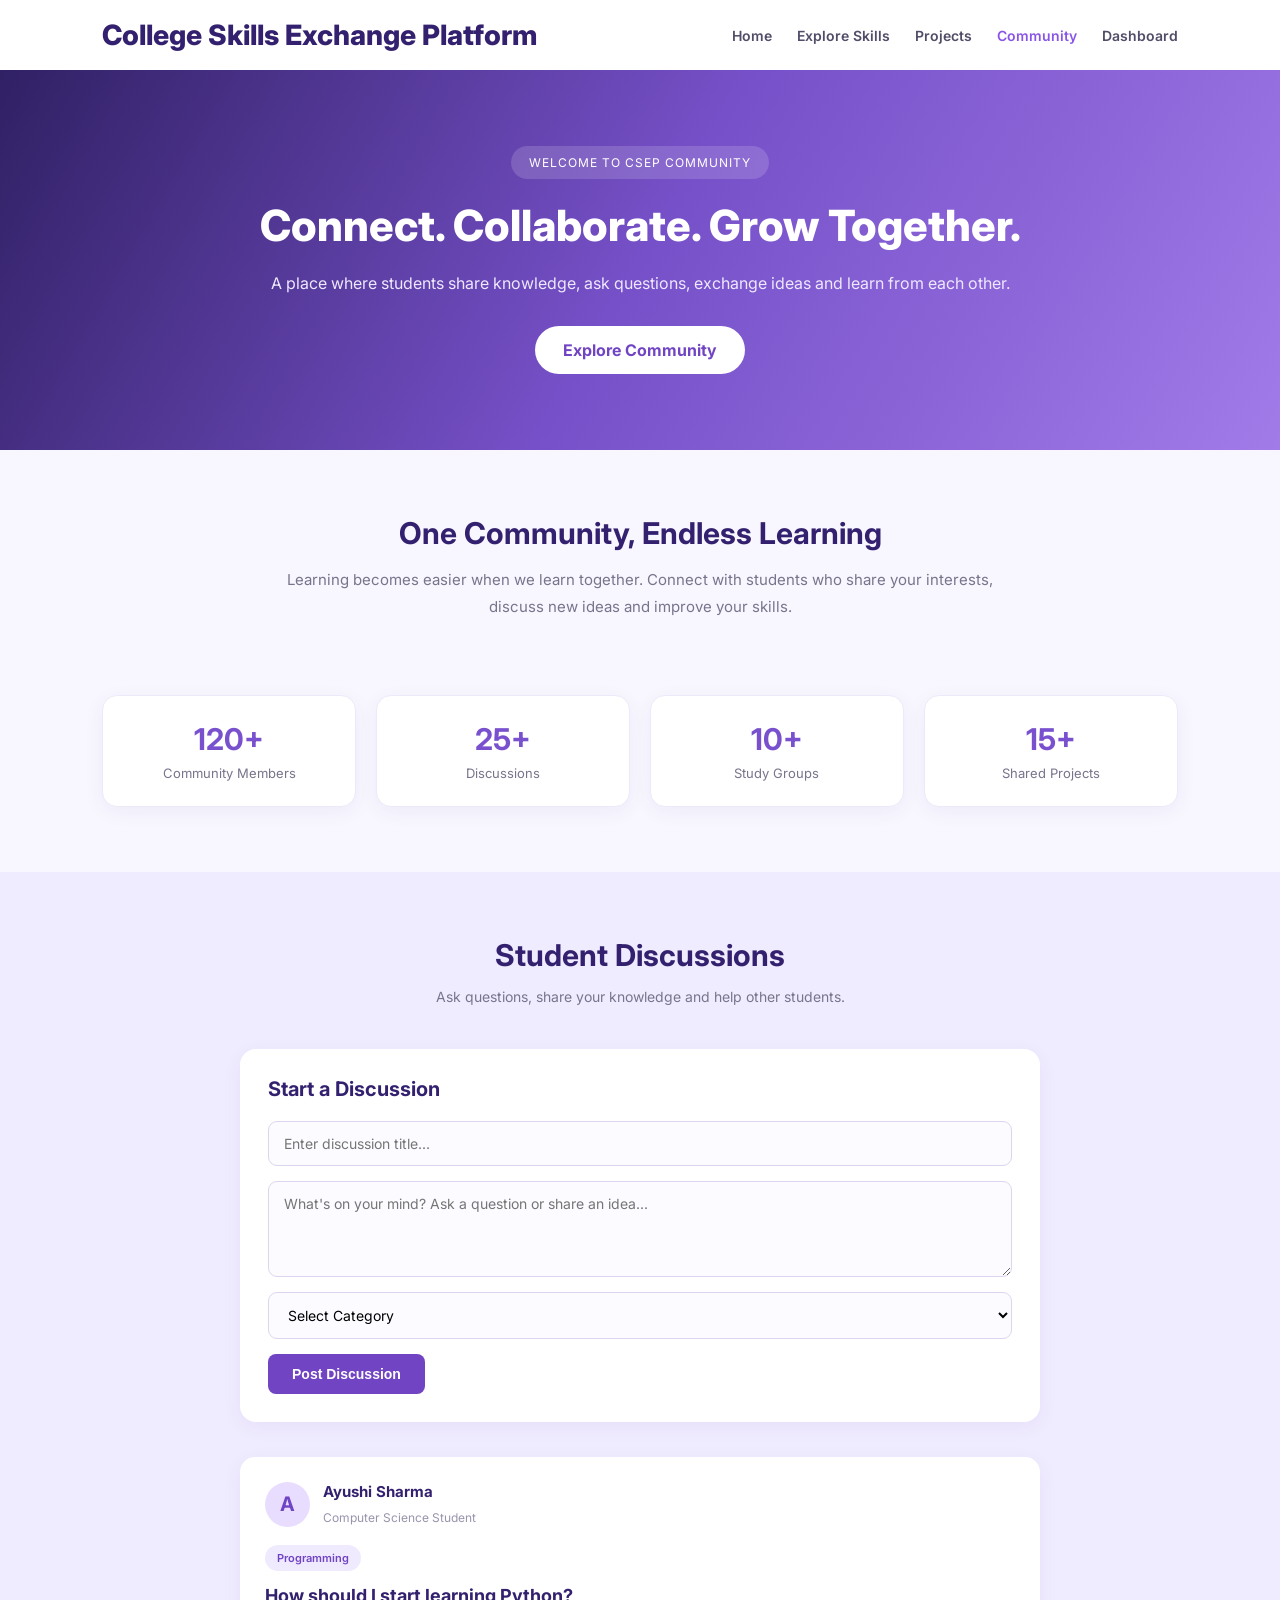
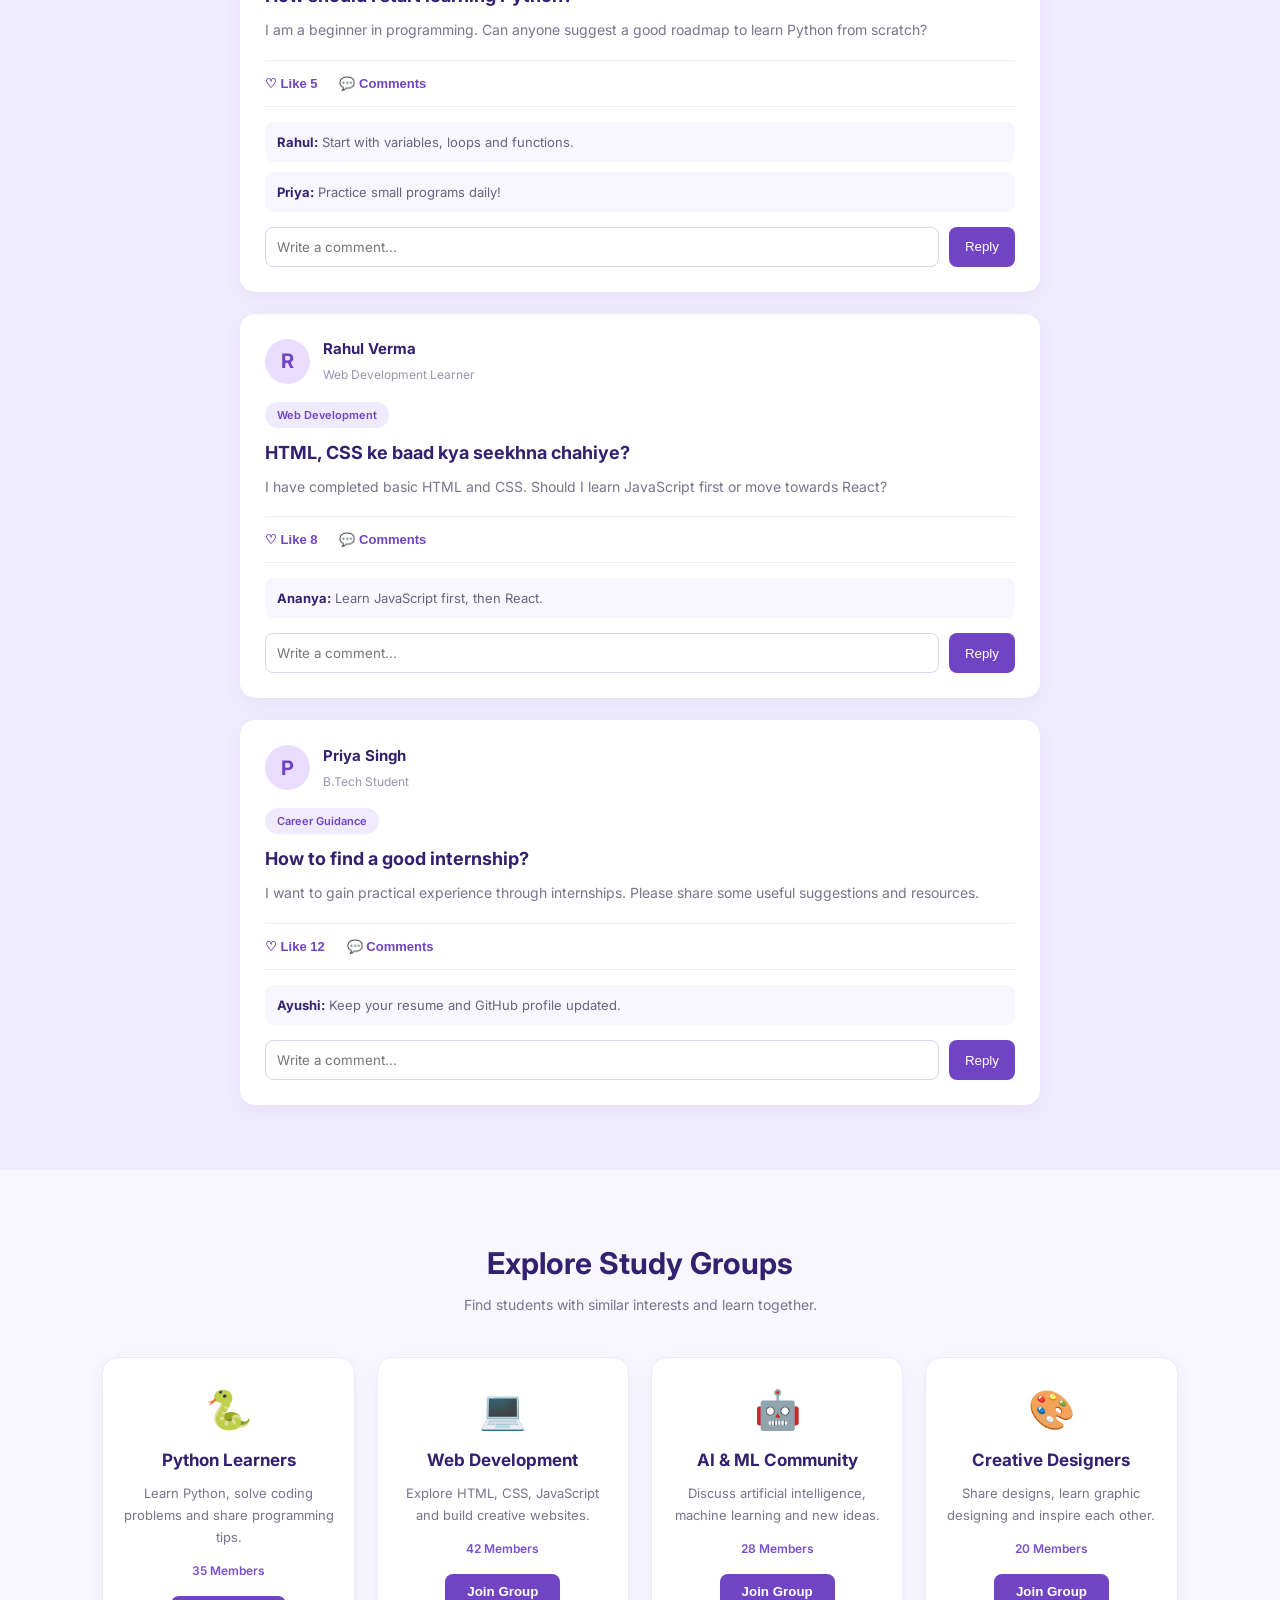
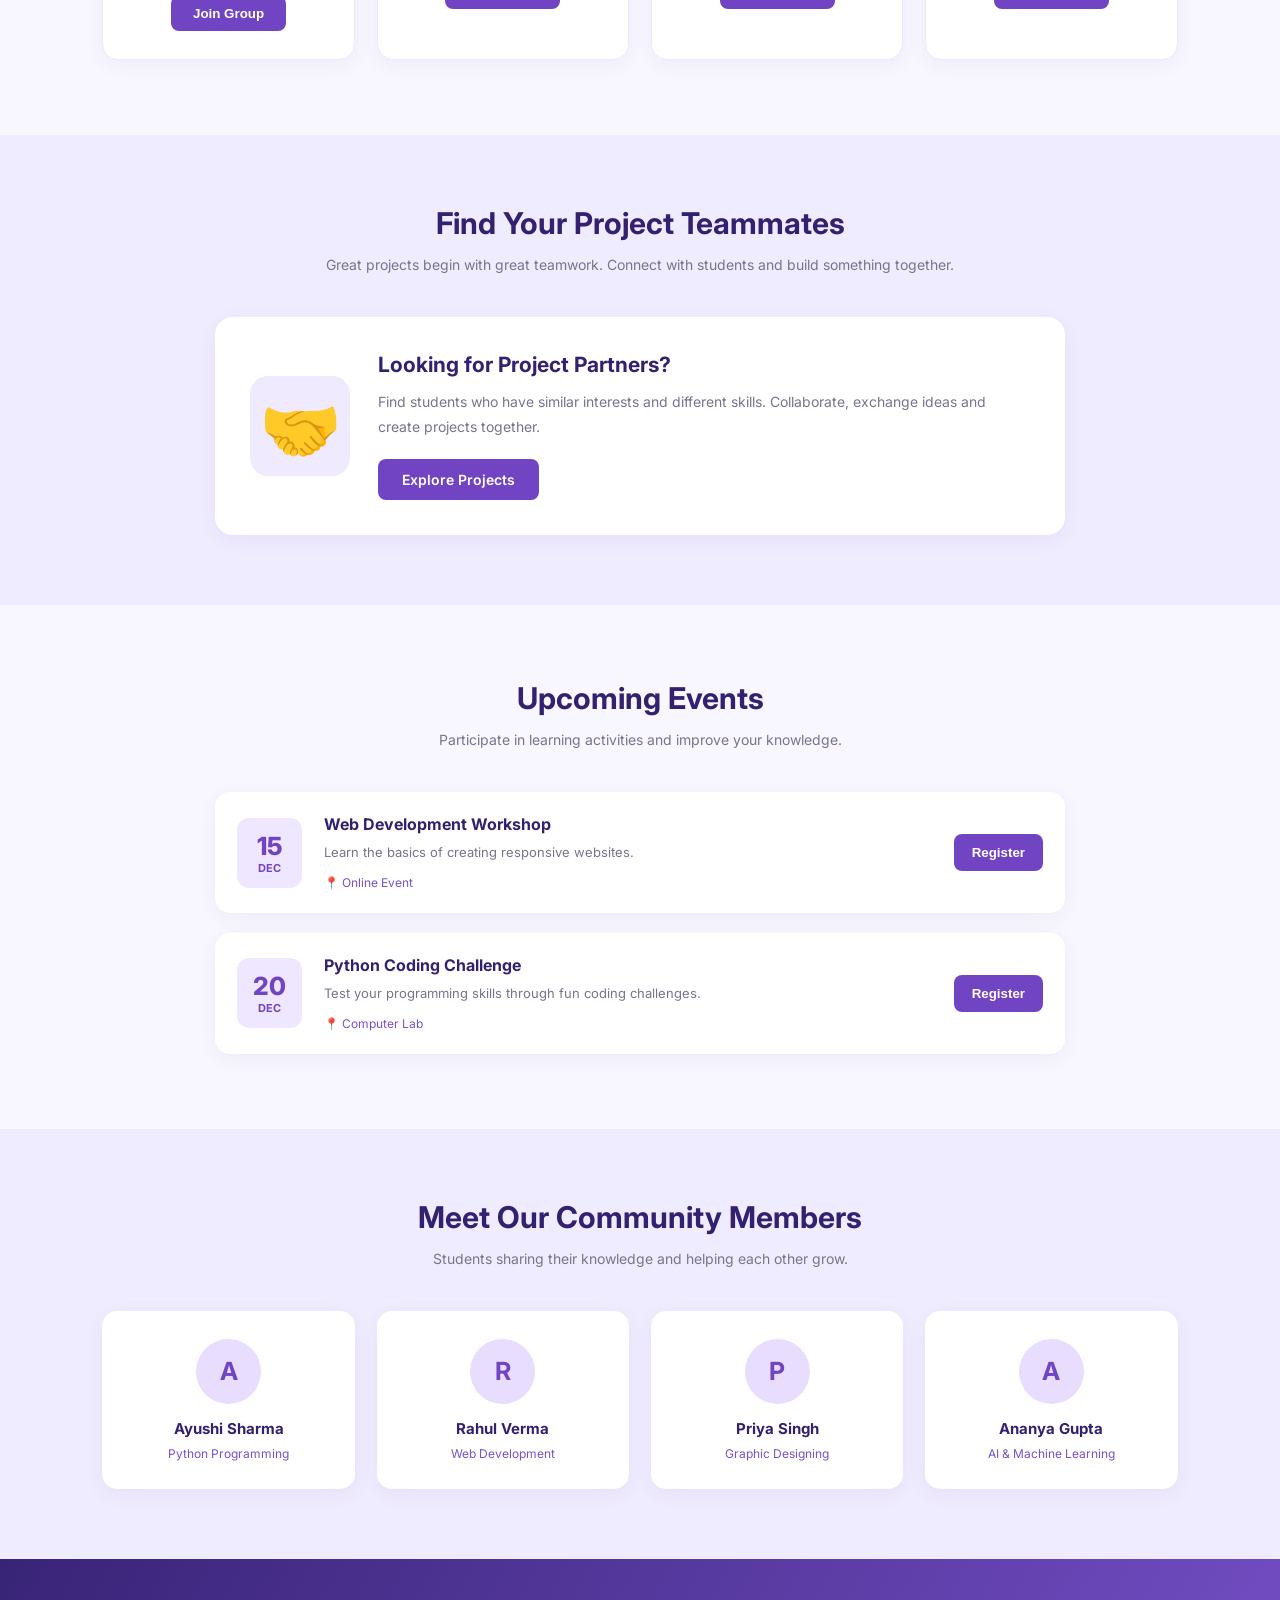
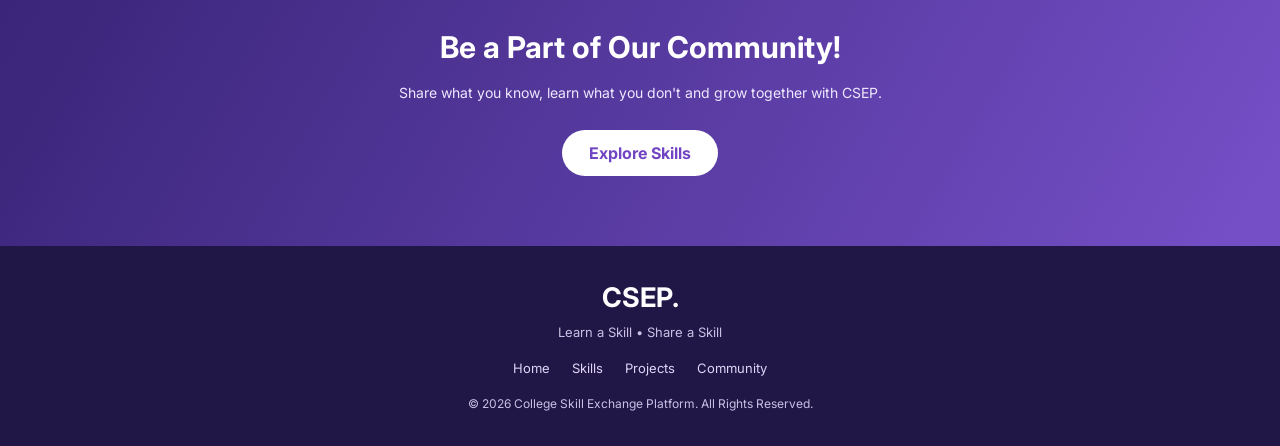
<file: community.html>
<!DOCTYPE html>
<html lang="en">

<head>
    <meta charset="UTF-8">
    <meta name="viewport" content="width=device-width, initial-scale=1.0">

    <title>CSEP | Community</title>

    <link rel="stylesheet" href="community.css">
</head>

<body>

    <!-- Navbar -->
    <header>
        <nav class="navbar">

            <h2 class="logo">College Skills Exchange Platform</h2>

            <ul class="nav-links">
                <li><a href="index.html">Home</a></li>
                <li><a href="skills.html">Explore Skills</a></li>
                <li><a href="projects.html">Projects</a></li>
                <li><a href="community.html" class="active">Community</a></li>
                <li><a href="dashboard.html">Dashboard</a></li>
            </ul>

        </nav>
    </header>


    <!-- Hero Section -->
    <section class="community-hero">

        <div class="hero-content">

            <span class="hero-tag">WELCOME TO CSEP COMMUNITY</span>

            <h1>Connect. Collaborate. Grow Together.</h1>

            <p>
                A place where students share knowledge, ask questions,
                exchange ideas and learn from each other.
            </p>

            <a href="#discussions" class="hero-btn">
                Explore Community
            </a>

        </div>

    </section>


    <!-- Community Introduction -->
    <section class="community-intro">

        <h2>One Community, Endless Learning</h2>

        <p>
            Learning becomes easier when we learn together.
            Connect with students who share your interests,
            discuss new ideas and improve your skills.
        </p>

    </section>


    <!-- Community Statistics -->
    <section class="community-stats">

        <div class="stat-card">
            <h2>120+</h2>
            <p>Community Members</p>
        </div>

        <div class="stat-card">
            <h2>25+</h2>
            <p>Discussions</p>
        </div>

        <div class="stat-card">
            <h2>10+</h2>
            <p>Study Groups</p>
        </div>

        <div class="stat-card">
            <h2>15+</h2>
            <p>Shared Projects</p>
        </div>

    </section>


    <!-- Student Discussions -->
    <section class="discussion-section" id="discussions">

        <div class="section-heading">
            <h2>Student Discussions</h2>

            <p>
                Ask questions, share your knowledge
                and help other students.
            </p>
        </div>


        <!-- Create Post -->
        <div class="create-post">

            <h3>Start a Discussion</h3>

            <form id="postForm">

                <input
                    type="text"
                    id="postTitle"
                    placeholder="Enter discussion title..."
                    required
                >

                <textarea
                    id="postContent"
                    placeholder="What's on your mind? Ask a question or share an idea..."
                    rows="4"
                    required
                ></textarea>

                <select id="postCategory" required>
                    <option value="">Select Category</option>
                    <option value="Programming">Programming</option>
                    <option value="Web Development">Web Development</option>
                    <option value="AI & ML">AI & ML</option>
                    <option value="Designing">Designing</option>
                    <option value="Career Guidance">Career Guidance</option>
                    <option value="General">General Discussion</option>
                </select>

                <button type="submit" class="primary-btn">
                    Post Discussion
                </button>

            </form>

        </div>


        <!-- Discussion Posts -->
        <div class="discussion-container" id="discussionContainer">

            <!-- Post 1 -->
            <div class="discussion-card">

                <div class="post-header">

                    <div class="student-avatar">A</div>

                    <div>
                        <h3>Ayushi Sharma</h3>
                        <span>Computer Science Student</span>
                    </div>

                </div>

                <span class="post-category">Programming</span>

                <h3>How should I start learning Python?</h3>

                <p>
                    I am a beginner in programming.
                    Can anyone suggest a good roadmap
                    to learn Python from scratch?
                </p>

                <div class="post-actions">

                    <button type="button" class="like-btn">
                        ♡ Like <span class="like-count">5</span>
                    </button>

                    <button type="button" class="comment-toggle">
                        💬 Comments
                    </button>

                </div>

                <div class="comments-section">

                    <div class="comment-list">

                        <p>
                            <strong>Rahul:</strong>
                            Start with variables, loops and functions.
                        </p>

                        <p>
                            <strong>Priya:</strong>
                            Practice small programs daily!
                        </p>

                    </div>

                    <form class="comment-form">

                        <input
                            type="text"
                            placeholder="Write a comment..."
                            required
                        >

                        <button type="submit">Reply</button>

                    </form>

                </div>

            </div>


            <!-- Post 2 -->
            <div class="discussion-card">

                <div class="post-header">

                    <div class="student-avatar">R</div>

                    <div>
                        <h3>Rahul Verma</h3>
                        <span>Web Development Learner</span>
                    </div>

                </div>

                <span class="post-category">Web Development</span>

                <h3>HTML, CSS ke baad kya seekhna chahiye?</h3>

                <p>
                    I have completed basic HTML and CSS.
                    Should I learn JavaScript first or move
                    towards React?
                </p>

                <div class="post-actions">

                    <button type="button" class="like-btn">
                        ♡ Like <span class="like-count">8</span>
                    </button>

                    <button type="button" class="comment-toggle">
                        💬 Comments
                    </button>

                </div>

                <div class="comments-section">

                    <div class="comment-list">
                        <p>
                            <strong>Ananya:</strong>
                            Learn JavaScript first, then React.
                        </p>
                    </div>

                    <form class="comment-form">

                        <input
                            type="text"
                            placeholder="Write a comment..."
                            required
                        >

                        <button type="submit">Reply</button>

                    </form>

                </div>

            </div>


            <!-- Post 3 -->
            <div class="discussion-card">

                <div class="post-header">

                    <div class="student-avatar">P</div>

                    <div>
                        <h3>Priya Singh</h3>
                        <span>B.Tech Student</span>
                    </div>

                </div>

                <span class="post-category">Career Guidance</span>

                <h3>How to find a good internship?</h3>

                <p>
                    I want to gain practical experience
                    through internships. Please share
                    some useful suggestions and resources.
                </p>

                <div class="post-actions">

                    <button type="button" class="like-btn">
                        ♡ Like <span class="like-count">12</span>
                    </button>

                    <button type="button" class="comment-toggle">
                        💬 Comments
                    </button>

                </div>

                <div class="comments-section">

                    <div class="comment-list">
                        <p>
                            <strong>Ayushi:</strong>
                            Keep your resume and GitHub profile updated.
                        </p>
                    </div>

                    <form class="comment-form">

                        <input
                            type="text"
                            placeholder="Write a comment..."
                            required
                        >

                        <button type="submit">Reply</button>

                    </form>

                </div>

            </div>

        </div>

    </section>


    <!-- Study Groups -->
    <section class="study-groups">

        <div class="section-heading">
            <h2>Explore Study Groups</h2>

            <p>
                Find students with similar interests
                and learn together.
            </p>
        </div>


        <div class="groups-container">

            <div class="group-card">
                <div class="group-icon">🐍</div>

                <h3>Python Learners</h3>

                <p>
                    Learn Python, solve coding problems
                    and share programming tips.
                </p>

                <span>35 Members</span>

                <button type="button" class="join-btn">
                    Join Group
                </button>
            </div>


            <div class="group-card">
                <div class="group-icon">💻</div>

                <h3>Web Development</h3>

                <p>
                    Explore HTML, CSS, JavaScript
                    and build creative websites.
                </p>

                <span>42 Members</span>

                <button type="button" class="join-btn">
                    Join Group
                </button>
            </div>


            <div class="group-card">
                <div class="group-icon">🤖</div>

                <h3>AI & ML Community</h3>

                <p>
                    Discuss artificial intelligence,
                    machine learning and new ideas.
                </p>

                <span>28 Members</span>

                <button type="button" class="join-btn">
                    Join Group
                </button>
            </div>


            <div class="group-card">
                <div class="group-icon">🎨</div>

                <h3>Creative Designers</h3>

                <p>
                    Share designs, learn graphic designing
                    and inspire each other.
                </p>

                <span>20 Members</span>

                <button type="button" class="join-btn">
                    Join Group
                </button>
            </div>

        </div>

    </section>


    <!-- Find Teammates -->
    <section class="teammates-section">

        <div class="section-heading">

            <h2>Find Your Project Teammates</h2>

            <p>
                Great projects begin with great teamwork.
                Connect with students and build something together.
            </p>

        </div>


        <div class="teammate-card">

            <div class="teammate-icon">🤝</div>

            <div class="teammate-content">

                <h3>Looking for Project Partners?</h3>

                <p>
                    Find students who have similar interests
                    and different skills. Collaborate,
                    exchange ideas and create projects together.
                </p>

                <a href="projects.html" class="primary-btn">
                    Explore Projects
                </a>

            </div>

        </div>

    </section>


    <!-- Upcoming Events -->
    <section class="events-section">

        <div class="section-heading">

            <h2>Upcoming Events</h2>

            <p>
                Participate in learning activities
                and improve your knowledge.
            </p>

        </div>


        <div class="events-container">

            <div class="event-card">

                <div class="event-date">
                    <span>15</span>
                    <small>DEC</small>
                </div>

                <div class="event-info">

                    <h3>Web Development Workshop</h3>

                    <p>
                        Learn the basics of creating
                        responsive websites.
                    </p>

                    <span>📍 Online Event</span>

                </div>

                <button type="button" class="event-btn">
                    Register
                </button>

            </div>


            <div class="event-card">

                <div class="event-date">
                    <span>20</span>
                    <small>DEC</small>
                </div>

                <div class="event-info">

                    <h3>Python Coding Challenge</h3>

                    <p>
                        Test your programming skills
                        through fun coding challenges.
                    </p>

                    <span>📍 Computer Lab</span>

                </div>

                <button type="button" class="event-btn">
                    Register
                </button>

            </div>

        </div>

    </section>


    <!-- Active Members -->
    <section class="members-section">

        <div class="section-heading">

            <h2>Meet Our Community Members</h2>

            <p>
                Students sharing their knowledge
                and helping each other grow.
            </p>

        </div>


        <div class="members-container">

            <div class="member-card">
                <div class="member-avatar">A</div>
                <h3>Ayushi Sharma</h3>
                <p>Python Programming</p>
            </div>

            <div class="member-card">
                <div class="member-avatar">R</div>
                <h3>Rahul Verma</h3>
                <p>Web Development</p>
            </div>

            <div class="member-card">
                <div class="member-avatar">P</div>
                <h3>Priya Singh</h3>
                <p>Graphic Designing</p>
            </div>

            <div class="member-card">
                <div class="member-avatar">A</div>
                <h3>Ananya Gupta</h3>
                <p>AI & Machine Learning</p>
            </div>

        </div>

    </section>


    <!-- Final CTA -->
    <section class="community-cta">

        <h2>Be a Part of Our Community!</h2>

        <p>
            Share what you know, learn what you don't
            and grow together with CSEP.
        </p>

        <a href="skills.html" class="cta-btn">
            Explore Skills
        </a>

    </section>


    <!-- Footer -->
    <footer>

        <h2>CSEP.</h2>

        <p>Learn a Skill • Share a Skill</p>

        <div class="footer-links">
            <a href="index.html">Home</a>
            <a href="skills.html">Skills</a>
            <a href="projects.html">Projects</a>
            <a href="community.html">Community</a>
        </div>

        <p class="copyright">
            © 2026 College Skill Exchange Platform.
            All Rights Reserved.
        </p>

    </footer>


    <script src="community.js"></script>

</body>
</html>
</file>
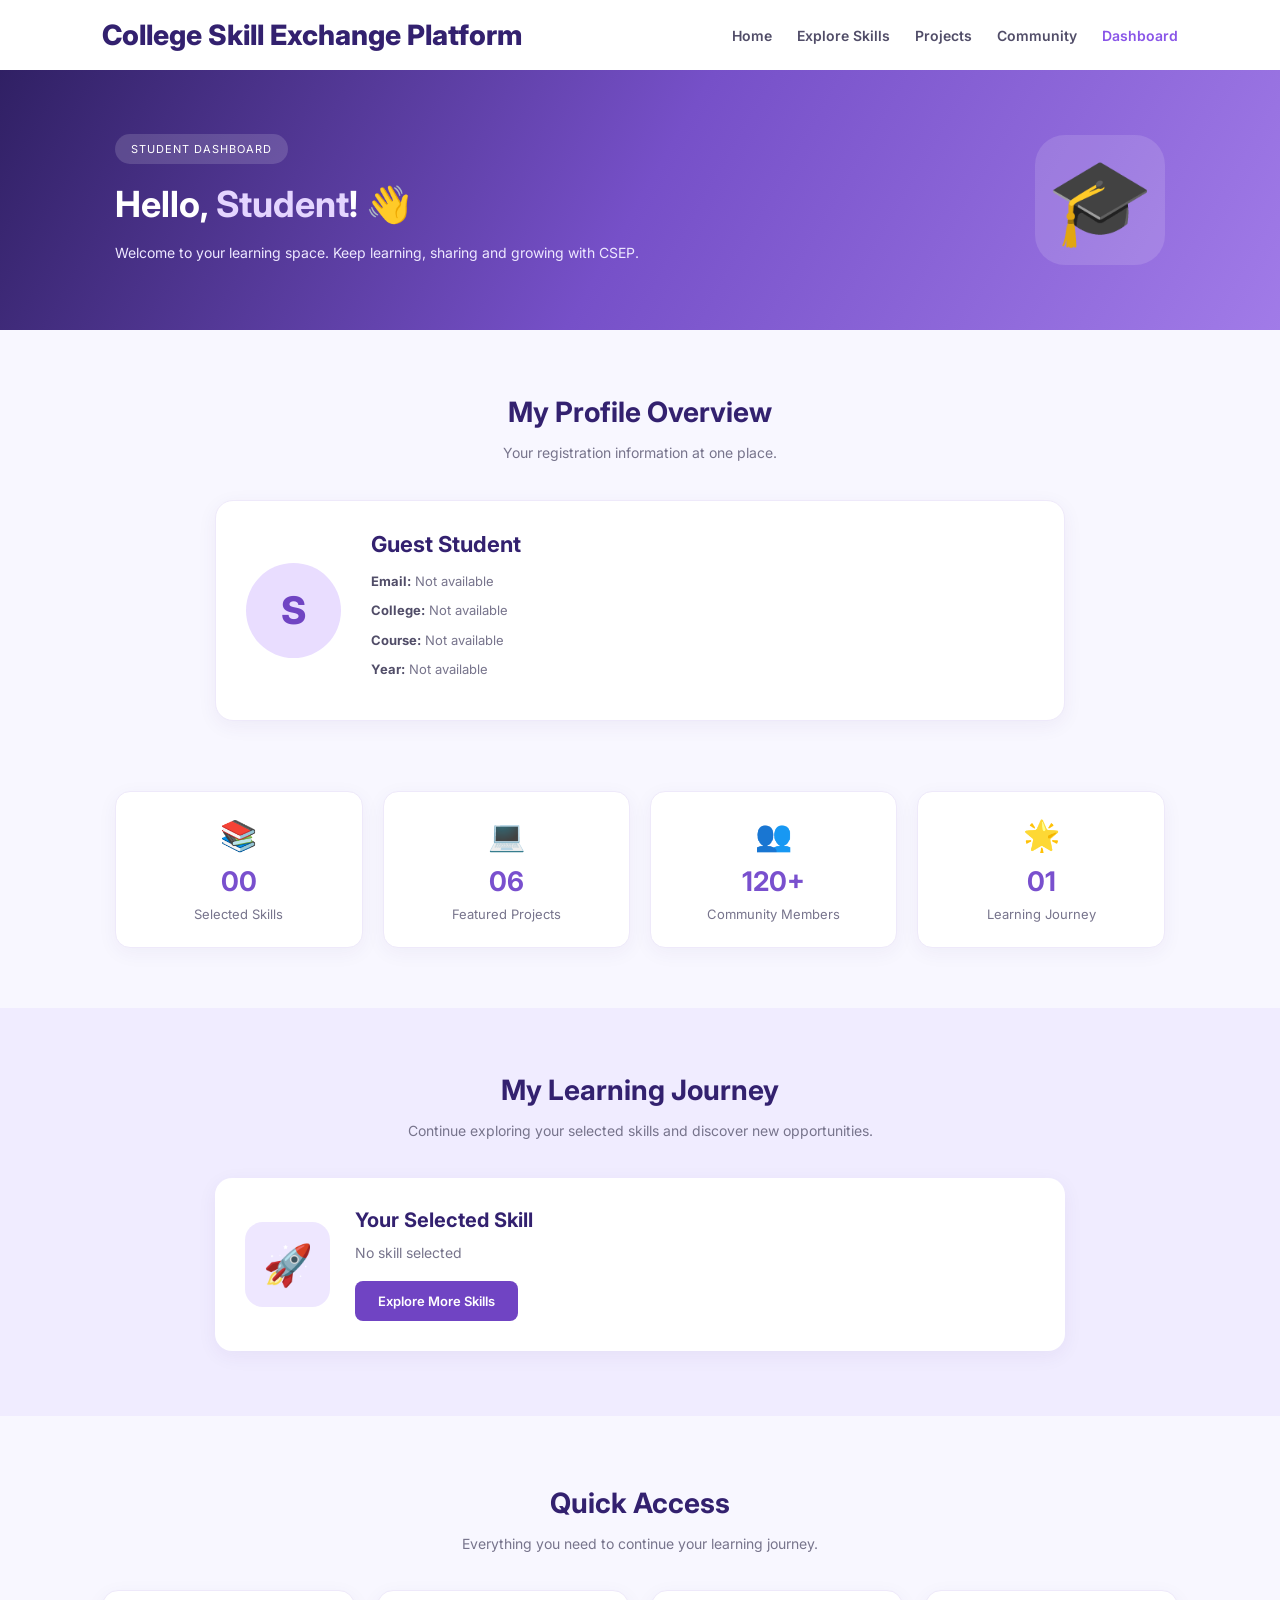
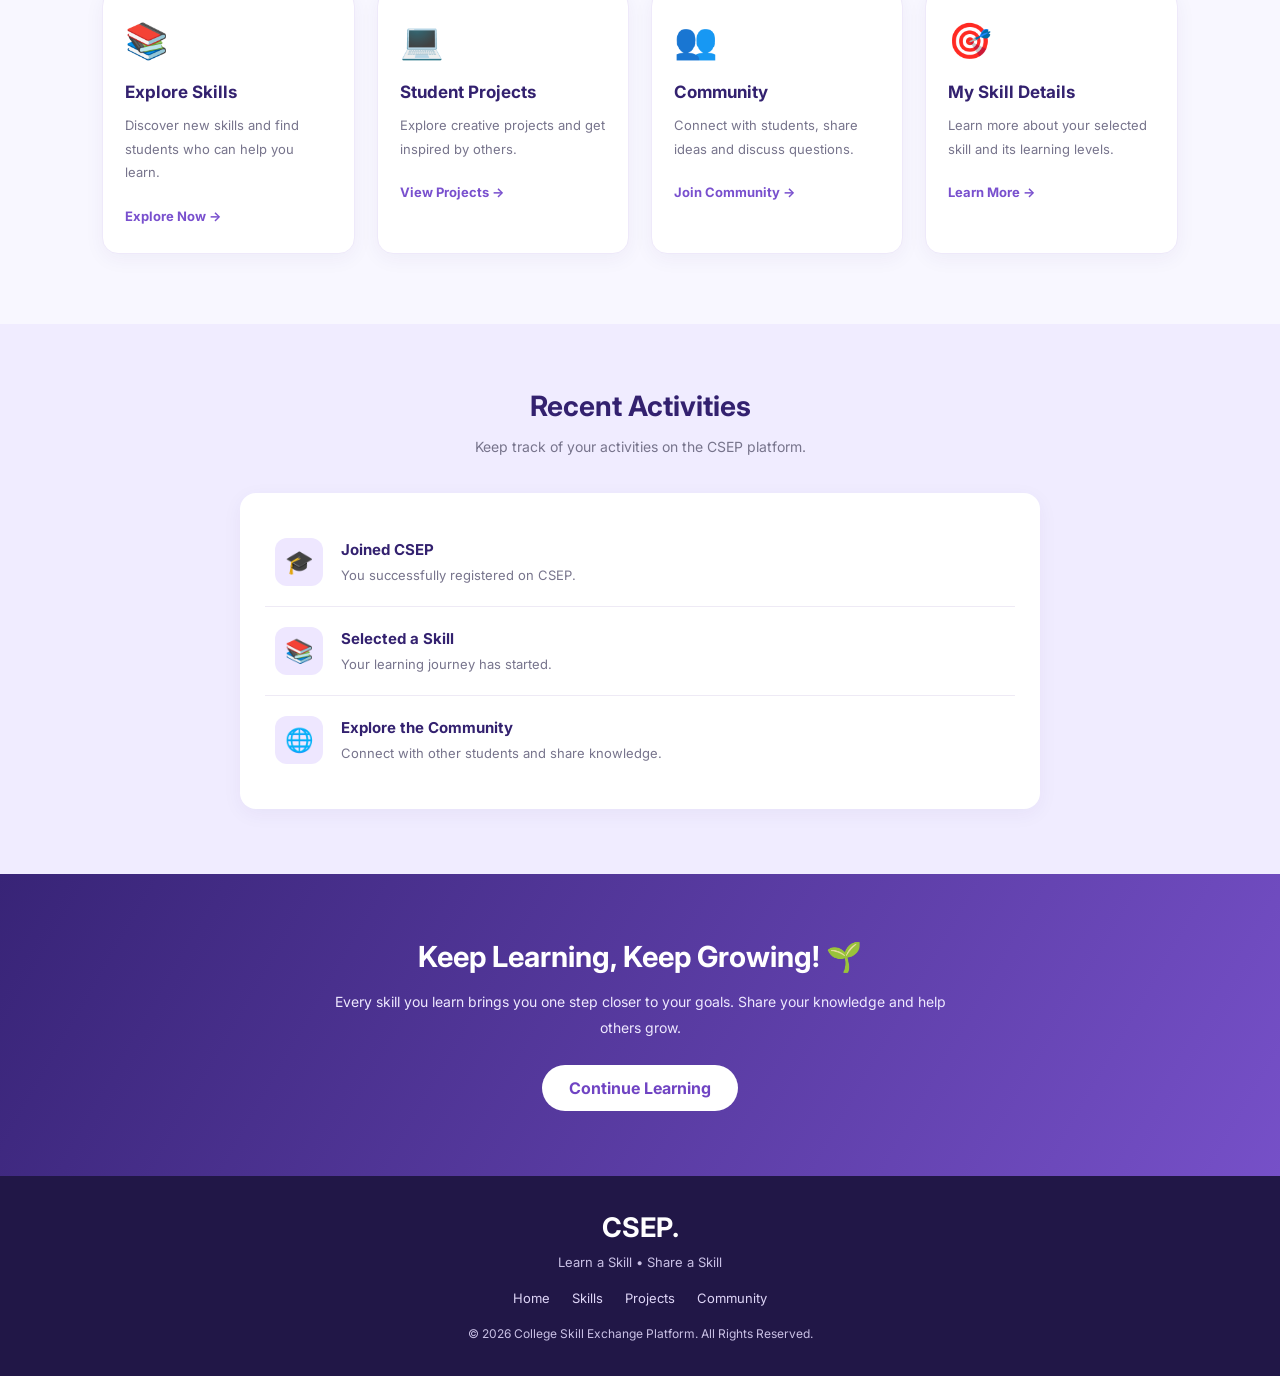
<file: dashboard.html>
<!DOCTYPE html>
<html lang="en">

<head>
    <meta charset="UTF-8">
    <meta name="viewport" content="width=device-width, initial-scale=1.0">

    <title>CSEP | Student Dashboard</title>

    <link rel="stylesheet" href="dashboard.css">
</head>

<body>

    <!-- Navbar -->
    <header>
        <nav class="navbar">

            <h2 class="logo">College Skill Exchange Platform</h2>

            <ul class="nav-links">
                <li><a href="index.html">Home</a></li>
                <li><a href="skills.html">Explore Skills</a></li>
                <li><a href="projects.html">Projects</a></li>
                <li><a href="community.html">Community</a></li>
                <li><a href="dashboard.html" class="active">Dashboard</a></li>
            </ul>

        </nav>
    </header>


    <!-- Dashboard Welcome Section -->
    <section class="dashboard-hero">

        <div class="welcome-content">

            <span class="welcome-tag">STUDENT DASHBOARD</span>

            <h1>Hello, <span id="dashboardName">Student</span>! 👋</h1>

            <p>
                Welcome to your learning space.
                Keep learning, sharing and growing with CSEP.
            </p>

        </div>

        <div class="welcome-icon">
            🎓
        </div>

    </section>


    <!-- Student Information -->
    <section class="student-section">

        <div class="section-heading">
            <h2>My Profile Overview</h2>
            <p>Your registration information at one place.</p>
        </div>

        <div class="student-info-card">

            <div class="profile-avatar" id="profileAvatar">
                S
            </div>

            <div class="student-details">

                <h3 id="studentName">Student Name</h3>

                <p>
                    <strong>Email:</strong>
                    <span id="studentEmail">Not available</span>
                </p>

                <p>
                    <strong>College:</strong>
                    <span id="studentCollege">Not available</span>
                </p>

                <p>
                    <strong>Course:</strong>
                    <span id="studentCourse">Not available</span>
                </p>

                <p>
                    <strong>Year:</strong>
                    <span id="studentYear">Not available</span>
                </p>

            </div>

        </div>

    </section>


    <!-- Dashboard Statistics -->
    <section class="stats-section">

        <div class="stat-card">
            <div class="stat-icon">📚</div>
            <h2 id="skillCount">01</h2>
            <p>Selected Skills</p>
        </div>

        <div class="stat-card">
            <div class="stat-icon">💻</div>
            <h2>06</h2>
            <p>Featured Projects</p>
        </div>

        <div class="stat-card">
            <div class="stat-icon">👥</div>
            <h2>120+</h2>
            <p>Community Members</p>
        </div>

        <div class="stat-card">
            <div class="stat-icon">🌟</div>
            <h2>01</h2>
            <p>Learning Journey</p>
        </div>

    </section>


    <!-- My Learning Section -->
    <section class="learning-section">

        <div class="section-heading">
            <h2>My Learning Journey</h2>

            <p>
                Continue exploring your selected skills
                and discover new opportunities.
            </p>
        </div>


        <div class="learning-card">

            <div class="learning-icon">🚀</div>

            <div class="learning-content">

                <h3>Your Selected Skill</h3>

                <p id="selectedSkill">
                    Explore your learning interests.
                </p>

                <a href="skills.html" class="primary-btn">
                    Explore More Skills
                </a>

            </div>

        </div>

    </section>


    <!-- Quick Access -->
    <section class="quick-access">

        <div class="section-heading">

            <h2>Quick Access</h2>

            <p>
                Everything you need to continue
                your learning journey.
            </p>

        </div>


        <div class="quick-container">

            <!-- Skills -->
            <div class="quick-card">

                <div class="quick-icon">📚</div>

                <h3>Explore Skills</h3>

                <p>
                    Discover new skills and find
                    students who can help you learn.
                </p>

                <a href="skills.html">Explore Now →</a>

            </div>


            <!-- Projects -->
            <div class="quick-card">

                <div class="quick-icon">💻</div>

                <h3>Student Projects</h3>

                <p>
                    Explore creative projects
                    and get inspired by others.
                </p>

                <a href="projects.html">View Projects →</a>

            </div>


            <!-- Community -->
            <div class="quick-card">

                <div class="quick-icon">👥</div>

                <h3>Community</h3>

                <p>
                    Connect with students,
                    share ideas and discuss questions.
                </p>

                <a href="community.html">Join Community →</a>

            </div>


            <!-- Skill Details -->
            <div class="quick-card">

                <div class="quick-icon">🎯</div>

                <h3>My Skill Details</h3>

                <p>
                    Learn more about your selected
                    skill and its learning levels.
                </p>

                <a href="skill-details.html">Learn More →</a>

            </div>

        </div>

    </section>


    <!-- Recent Activity -->
    <section class="activity-section">

        <div class="section-heading">

            <h2>Recent Activities</h2>

            <p>
                Keep track of your activities
                on the CSEP platform.
            </p>

        </div>


        <div class="activity-container">

            <div class="activity-item">
                <div class="activity-icon">🎓</div>

                <div>
                    <h3>Joined CSEP</h3>
                    <p>You successfully registered on CSEP.</p>
                </div>
            </div>


            <div class="activity-item">
                <div class="activity-icon">📚</div>

                <div>
                    <h3>Selected a Skill</h3>
                    <p>Your learning journey has started.</p>
                </div>
            </div>


            <div class="activity-item">
                <div class="activity-icon">🌐</div>

                <div>
                    <h3>Explore the Community</h3>
                    <p>Connect with other students and share knowledge.</p>
                </div>
            </div>

        </div>

    </section>


    <!-- Motivation Section -->
    <section class="motivation-section">

        <h2>Keep Learning, Keep Growing! 🌱</h2>

        <p>
            Every skill you learn brings you one step
            closer to your goals. Share your knowledge
            and help others grow.
        </p>

        <a href="skills.html" class="motivation-btn">
            Continue Learning
        </a>

    </section>


    <!-- Footer -->
    <footer>

        <h2>CSEP.</h2>

        <p>Learn a Skill • Share a Skill</p>

        <div class="footer-links">
            <a href="index.html">Home</a>
            <a href="skills.html">Skills</a>
            <a href="projects.html">Projects</a>
            <a href="community.html">Community</a>
        </div>

        <p class="copyright">
            © 2026 College Skill Exchange Platform.
            All Rights Reserved.
        </p>

    </footer>


    <script src="dashboard.js"></script>

</body>
</html>
</file>
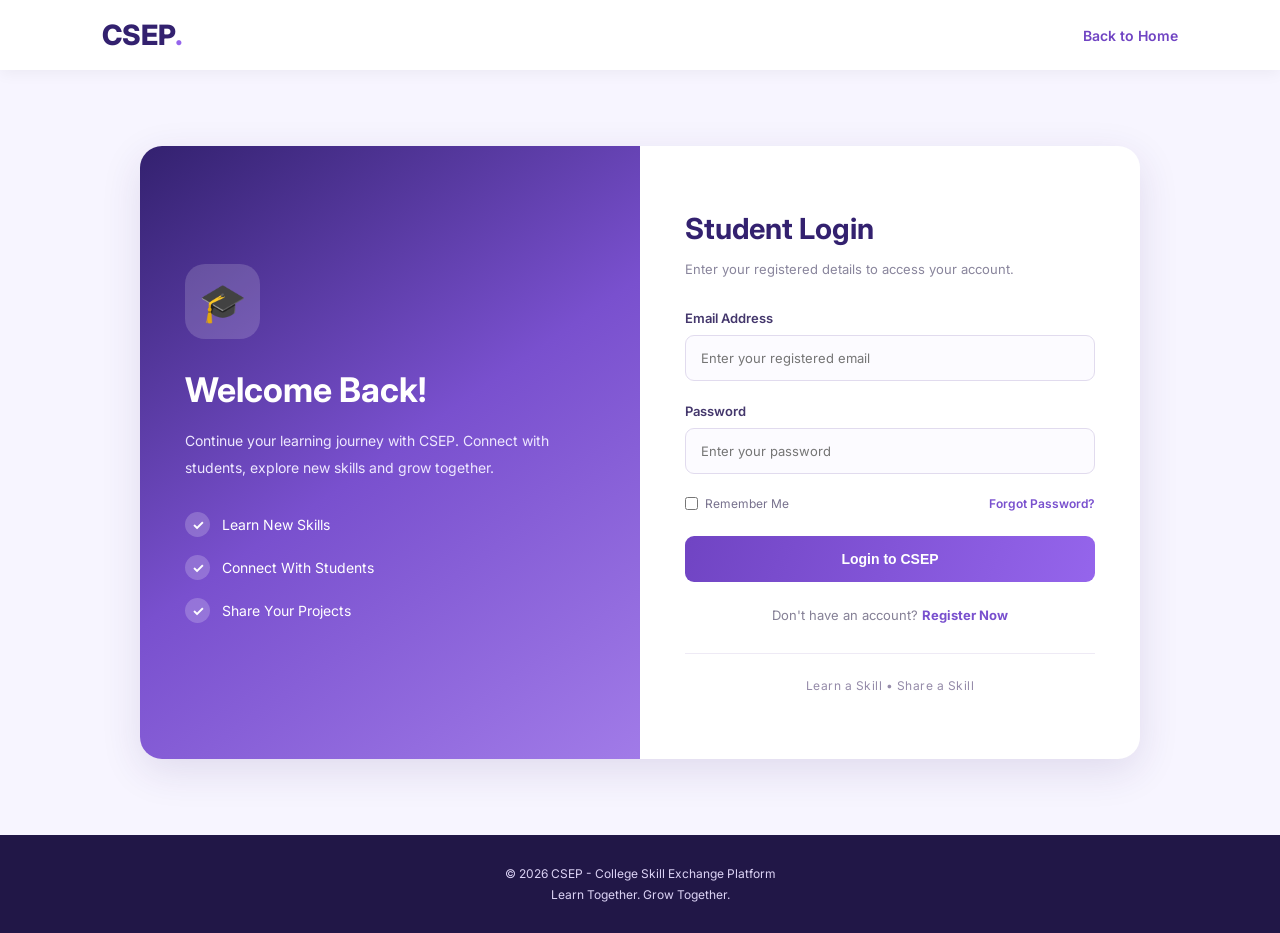
<file: login.html>
<!DOCTYPE html>
<html lang="en">

<head>
    <meta charset="UTF-8">
    <meta name="viewport" content="width=device-width, initial-scale=1.0">

    <title>CSEP | Student Login</title>

    <!-- CSS FILE -->
    <link rel="stylesheet" href="login.css">

</head>

<body>

    <!-- HEADER -->

    <header>
        <nav class="navbar">

            <h2 class="logo">CSEP<span>.</span></h2>

            <a href="index.html" class="home-link">
                Back to Home
            </a>

        </nav>
    </header>


    <!-- LOGIN SECTION -->

    <section class="login-section">

        <div class="login-container">

            <!-- LEFT SIDE -->

            <div class="login-left">

                <div class="login-icon">🎓</div>

                <h1>Welcome Back!</h1>

                <p>
                    Continue your learning journey with CSEP.
                    Connect with students, explore new skills
                    and grow together.
                </p>

                <div class="login-features">

                    <div>
                        <span>✓</span>
                        Learn New Skills
                    </div>

                    <div>
                        <span>✓</span>
                        Connect With Students
                    </div>

                    <div>
                        <span>✓</span>
                        Share Your Projects
                    </div>

                </div>

            </div>


            <!-- RIGHT SIDE LOGIN FORM -->

            <div class="login-right">

                <h2>Student Login</h2>

                <p class="login-subtitle">
                    Enter your registered details to access your account.
                </p>


                <!-- LOGIN FORM -->

                <form id="loginForm">

                    <!-- EMAIL -->

                    <div class="form-group">

                        <label for="email">
                            Email Address
                        </label>

                        <input
                            type="email"
                            id="email"
                            name="email"
                            placeholder="Enter your registered email"
                            required
                        >

                    </div>


                    <!-- PASSWORD -->

                    <div class="form-group">

                        <label for="password">
                            Password
                        </label>

                        <input
                            type="password"
                            id="password"
                            name="password"
                            placeholder="Enter your password"
                            required
                        >

                    </div>


                    <!-- REMEMBER ME AND FORGOT PASSWORD -->

                    <div class="login-options">

                        <label class="remember-me">

                            <input
                                type="checkbox"
                                id="rememberMe"
                            >

                            Remember Me

                        </label>

                        <a href="#" id="forgotPassword">
                            Forgot Password?
                        </a>

                    </div>


                    <!-- LOGIN BUTTON -->

                    <button
                        type="submit"
                        class="login-btn"
                        id="loginButton"
                    >
                        Login to CSEP
                    </button>

                </form>


                <!-- REGISTER LINK -->

                <p class="register-text">

                    Don't have an account?

                    <a href="register.html">
                        Register Now
                    </a>

                </p>


                <!-- BOTTOM TEXT -->

                <div class="login-divider">

                    <span>
                        Learn a Skill • Share a Skill
                    </span>

                </div>

            </div>

        </div>

    </section>


    <!-- FOOTER -->

    <footer>

        <p>
            © 2026 CSEP - College Skill Exchange Platform
        </p>

        <p>
            Learn Together. Grow Together.
        </p>

    </footer>


    <!-- JAVASCRIPT FILE -->

    <script src="login.js"></script>

</body>
</html>
</file>
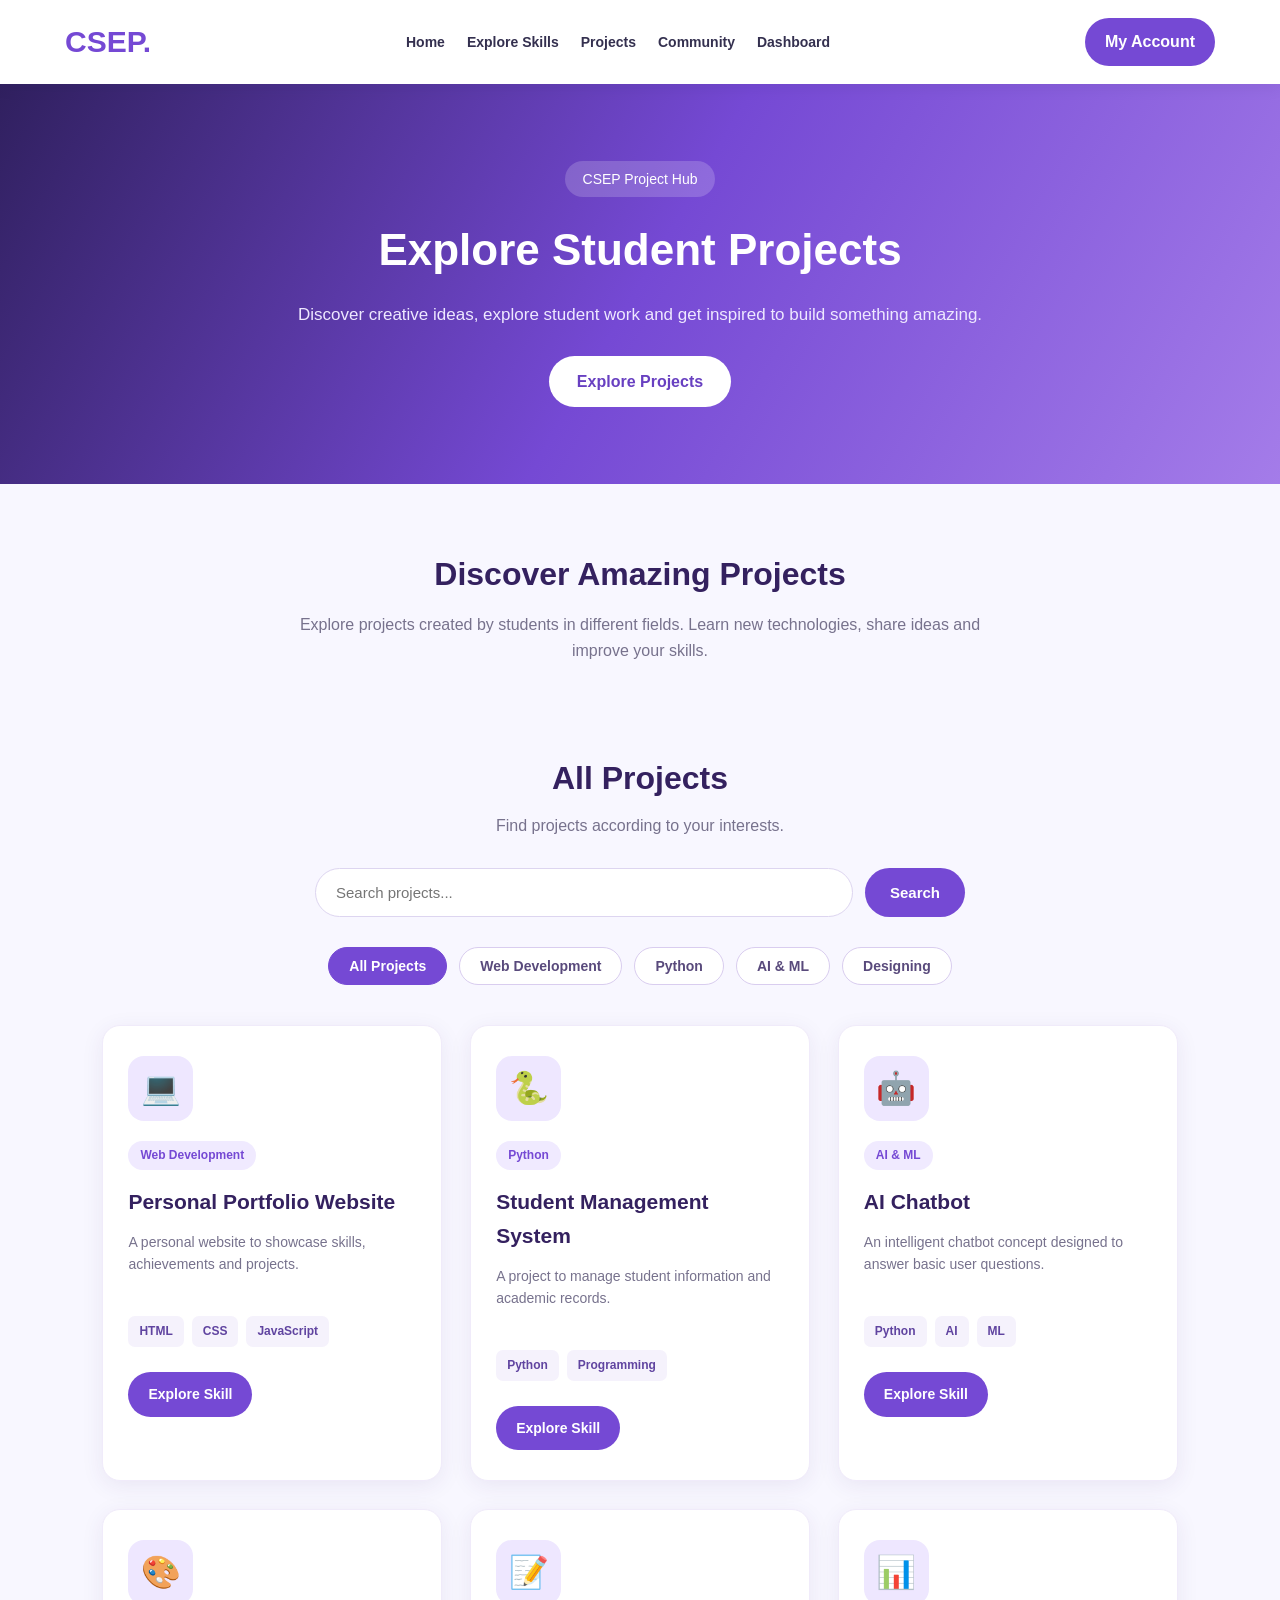
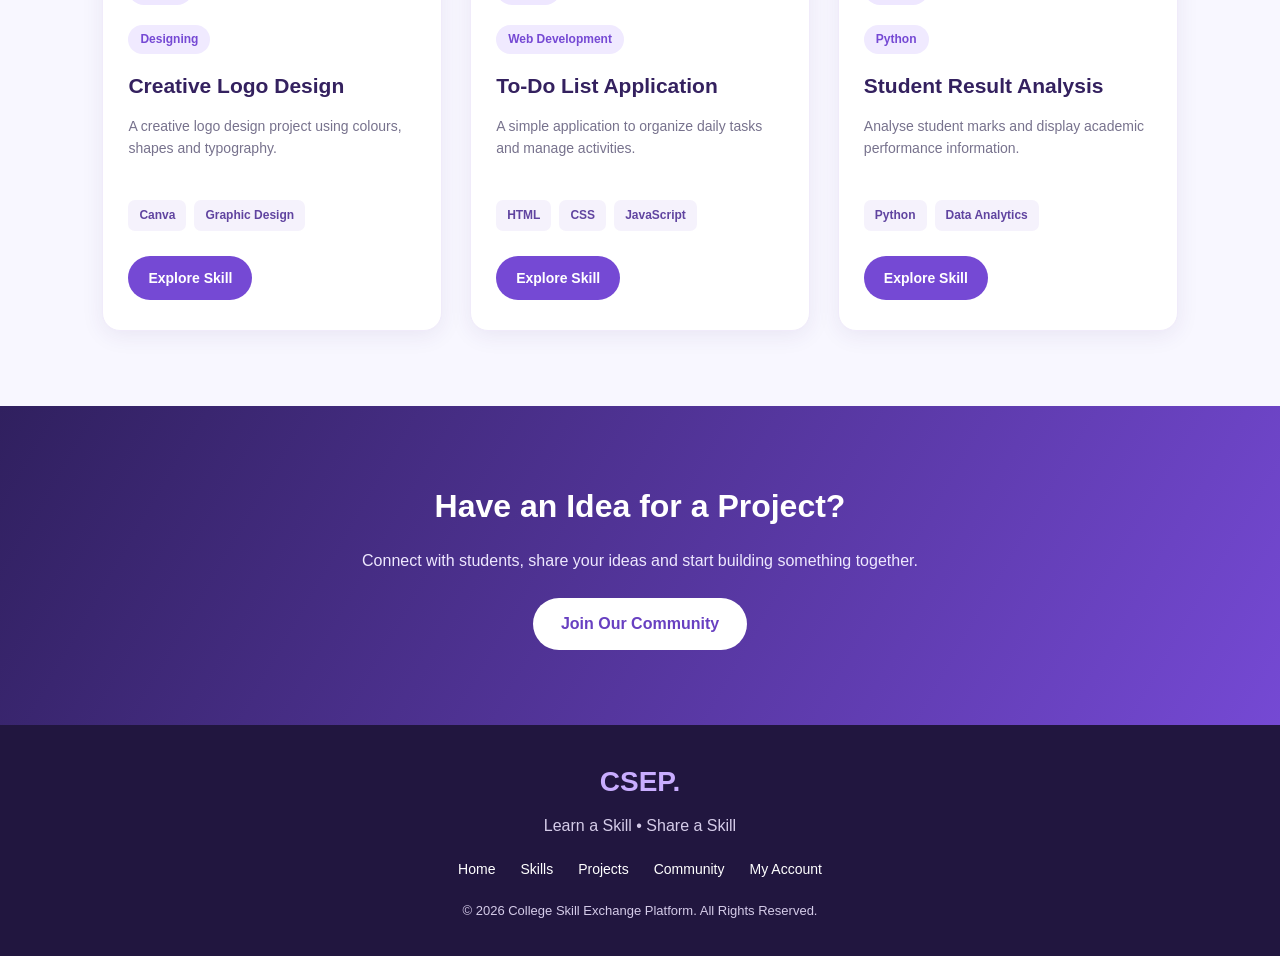
<file: project_list.html>
<!DOCTYPE html>
<html lang="en">

<head>
    <meta charset="UTF-8">
    <meta name="viewport" content="width=device-width, initial-scale=1.0">

    <title>Project List | CSEP</title>

    <link rel="stylesheet" href="project_list.css">
</head>

<body>

    <!-- NAVBAR -->
    <header>
        <nav class="navbar">

            <h2 class="logo">CSEP.</h2>

            <ul class="nav-links">
                <li><a href="index.html">Home</a></li>
                <li><a href="skills.html">Explore Skills</a></li>
                <li><a href="projects.html">Projects</a></li>
                <li><a href="community.html">Community</a></li>
                <li><a href="dashboard.html">Dashboard</a></li>
            </ul>

            <a href="registration-success.html" class="nav-btn">
                My Account
            </a>

        </nav>
    </header>


    <!-- HERO SECTION -->
    <section class="project-hero">

        <div class="hero-content">

            <span class="hero-tag">CSEP Project Hub</span>

            <h1>Explore Student Projects</h1>

            <p>
                Discover creative ideas, explore student work
                and get inspired to build something amazing.
            </p>

            <a href="#project-list" class="hero-btn">
                Explore Projects
            </a>

        </div>

    </section>


    <!-- PROJECT INTRODUCTION -->
    <section class="project-intro">

        <h2>Discover Amazing Projects</h2>

        <p>
            Explore projects created by students in different fields.
            Learn new technologies, share ideas and improve your skills.
        </p>

    </section>


    <!-- SEARCH AND FILTER SECTION -->
    <section class="project-list-section" id="project-list">

        <div class="section-heading">

            <h2>All Projects</h2>

            <p>Find projects according to your interests.</p>

        </div>


        <!-- SEARCH BAR -->
        <div class="project-search">

            <input
                type="text"
                id="projectSearch"
                placeholder="Search projects..."
            >

            <button id="searchBtn" type="button">
                Search
            </button>

        </div>


        <!-- CATEGORY FILTERS -->
        <div class="category-filters">

            <button class="category-btn active" data-category="all">
                All Projects
            </button>

            <button class="category-btn" data-category="web">
                Web Development
            </button>

            <button class="category-btn" data-category="python">
                Python
            </button>

            <button class="category-btn" data-category="ai">
                AI & ML
            </button>

            <button class="category-btn" data-category="design">
                Designing
            </button>

        </div>


        <!-- PROJECT CARDS -->
        <div class="project-container" id="projectContainer">


            <!-- PROJECT 1 -->
            <div class="project-card" data-category="web">

                <div class="project-icon">💻</div>

                <span class="project-category">Web Development</span>

                <h3>Personal Portfolio Website</h3>

                <p>
                    A personal website to showcase skills,
                    achievements and projects.
                </p>

                <div class="technology">
                    <span>HTML</span>
                    <span>CSS</span>
                    <span>JavaScript</span>
                </div>

                <a href="skill-details.html?skill=web-development"
                   class="project-btn">
                    Explore Skill
                </a>

            </div>


            <!-- PROJECT 2 -->
            <div class="project-card" data-category="python">

                <div class="project-icon">🐍</div>

                <span class="project-category">Python</span>

                <h3>Student Management System</h3>

                <p>
                    A project to manage student information
                    and academic records.
                </p>

                <div class="technology">
                    <span>Python</span>
                    <span>Programming</span>
                </div>

                <a href="skill-details.html?skill=python"
                   class="project-btn">
                    Explore Skill
                </a>

            </div>


            <!-- PROJECT 3 -->
            <div class="project-card" data-category="ai">

                <div class="project-icon">🤖</div>

                <span class="project-category">AI & ML</span>

                <h3>AI Chatbot</h3>

                <p>
                    An intelligent chatbot concept designed
                    to answer basic user questions.
                </p>

                <div class="technology">
                    <span>Python</span>
                    <span>AI</span>
                    <span>ML</span>
                </div>

                <a href="skill-details.html?skill=ai-ml"
                   class="project-btn">
                    Explore Skill
                </a>

            </div>


            <!-- PROJECT 4 -->
            <div class="project-card" data-category="design">

                <div class="project-icon">🎨</div>

                <span class="project-category">Designing</span>

                <h3>Creative Logo Design</h3>

                <p>
                    A creative logo design project using
                    colours, shapes and typography.
                </p>

                <div class="technology">
                    <span>Canva</span>
                    <span>Graphic Design</span>
                </div>

                <a href="skill-details.html?skill=graphic-design"
                   class="project-btn">
                    Explore Skill
                </a>

            </div>


            <!-- PROJECT 5 -->
            <div class="project-card" data-category="web">

                <div class="project-icon">📝</div>

                <span class="project-category">Web Development</span>

                <h3>To-Do List Application</h3>

                <p>
                    A simple application to organize daily
                    tasks and manage activities.
                </p>

                <div class="technology">
                    <span>HTML</span>
                    <span>CSS</span>
                    <span>JavaScript</span>
                </div>

                <a href="skill-details.html?skill=web-development"
                   class="project-btn">
                    Explore Skill
                </a>

            </div>


            <!-- PROJECT 6 -->
            <div class="project-card" data-category="python">

                <div class="project-icon">📊</div>

                <span class="project-category">Python</span>

                <h3>Student Result Analysis</h3>

                <p>
                    Analyse student marks and display
                    academic performance information.
                </p>

                <div class="technology">
                    <span>Python</span>
                    <span>Data Analytics</span>
                </div>

                <a href="skill-details.html?skill=data-analytics"
                   class="project-btn">
                    Explore Skill
                </a>

            </div>


        </div>


        <!-- NO RESULTS MESSAGE -->
        <p id="noResults" class="no-results" style="display: none;">
            No projects found. Try another search!
        </p>

    </section>


    <!-- CTA SECTION -->
    <section class="project-cta">

        <h2>Have an Idea for a Project?</h2>

        <p>
            Connect with students, share your ideas
            and start building something together.
        </p>

        <a href="community.html" class="cta-btn">
            Join Our Community
        </a>

    </section>


    <!-- FOOTER -->
    <footer>

        <h2>CSEP.</h2>

        <p>Learn a Skill • Share a Skill</p>

        <div class="footer-links">

            <a href="index.html">Home</a>
            <a href="skills.html">Skills</a>
            <a href="projects.html">Projects</a>
            <a href="community.html">Community</a>
            <a href="registration-success.html">My Account</a>

        </div>

        <p class="copyright">
            © 2026 College Skill Exchange Platform.
            All Rights Reserved.
        </p>

    </footer>


    <!-- JAVASCRIPT -->
    <script src="project_list.js"></script>

</body>
</html>
</file>
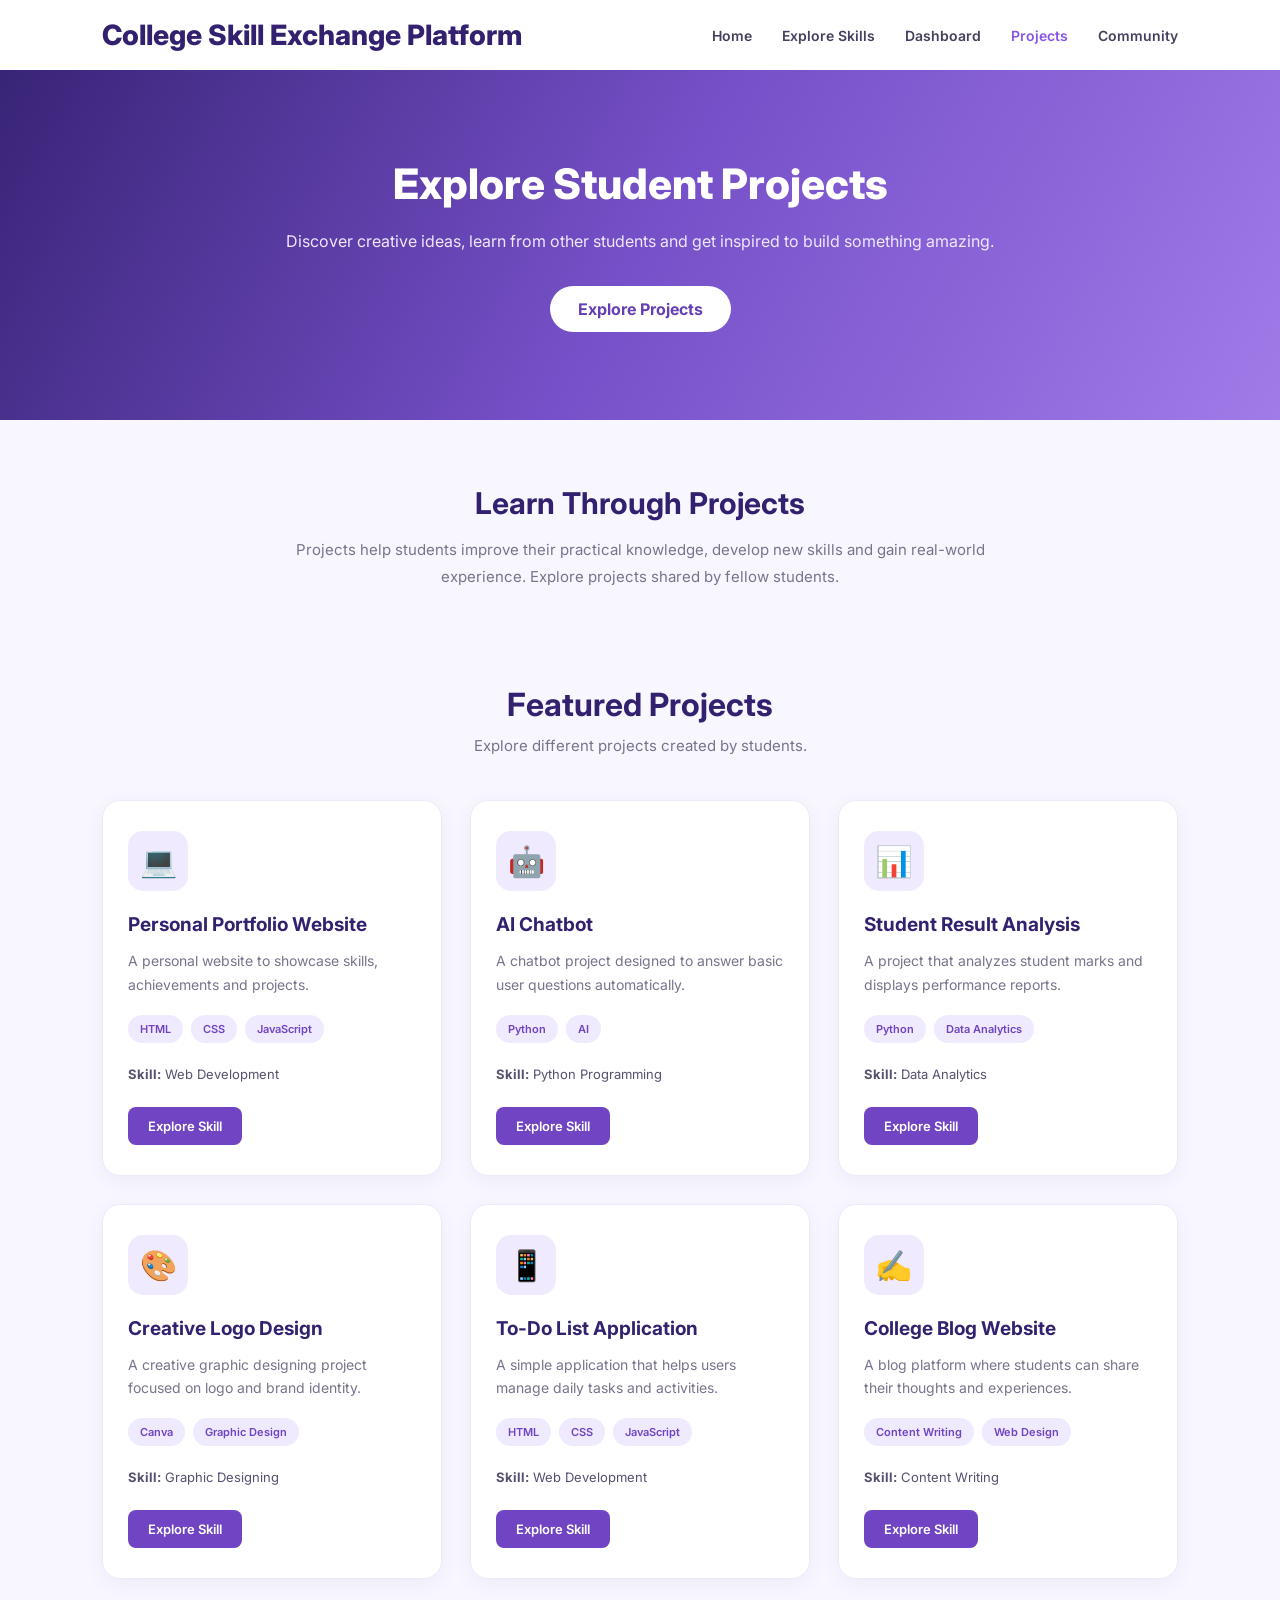
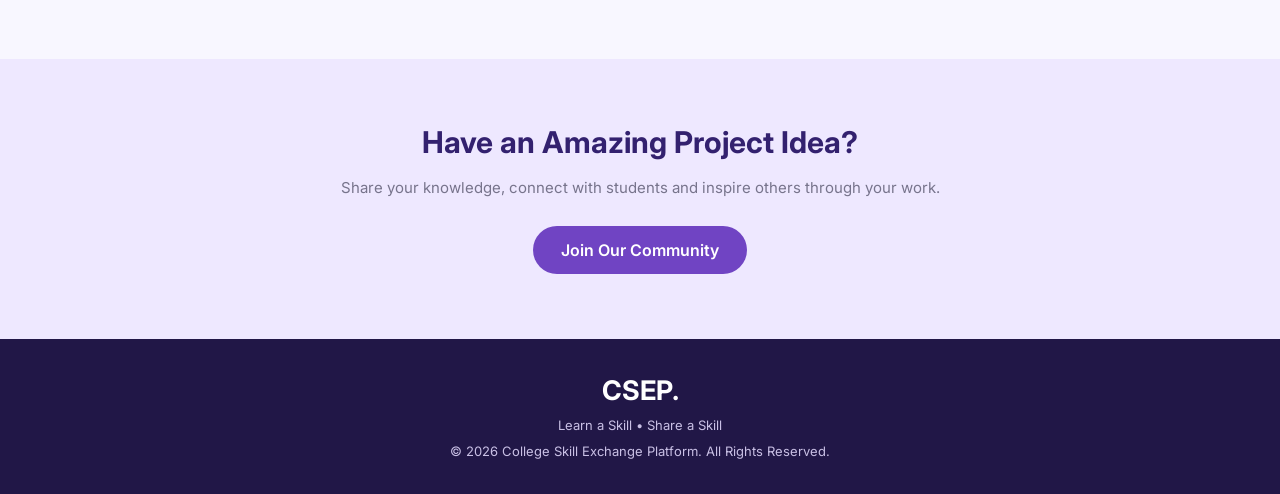
<file: projects.html>
<!DOCTYPE html>
<html lang="en">

<head>
    <meta charset="UTF-8">
    <meta name="viewport" content="width=device-width, initial-scale=1.0">
    <title>CSEP | Explore Projects</title>

    <link rel="stylesheet" href="projects.css">
</head>

<body>

    <!-- Navbar -->
    <header>
        <nav class="navbar">
            <h2 class="logo">College Skill Exchange Platform</h2>

            <ul class="nav-links">
                <li><a href="index.html">Home</a></li>
                <li><a href="skills.html">Explore Skills</a></li>
                <li><a href="dashboard.html">Dashboard</a></li>
                <li><a href="projects.html" class="active">Projects</a></li>
                <li><a href="community.html">Community</a></li>
            </ul>
        </nav>
    </header>


    <!-- Hero Section -->
    <section class="hero">
        <div class="hero-content">
            <h1>Explore Student Projects</h1>

            <p>
                Discover creative ideas, learn from other students
                and get inspired to build something amazing.
            </p>

            <a href="#project-list" class="hero-btn">Explore Projects</a>
        </div>
    </section>


    <!-- Introduction -->
    <section class="intro">
        <h2>Learn Through Projects</h2>

        <p>
            Projects help students improve their practical knowledge,
            develop new skills and gain real-world experience.
            Explore projects shared by fellow students.
        </p>
    </section>


    <!-- Project Categories -->
    <section class="projects-section" id="project-list">

        <div class="section-heading">
            <h2>Featured Projects</h2>
            <p>Explore different projects created by students.</p>
        </div>


        <div class="projects-container">

            <!-- Project 1 -->
            <div class="project-card">
                <div class="project-icon">💻</div>

                <h3>Personal Portfolio Website</h3>

                <p>
                    A personal website to showcase skills,
                    achievements and projects.
                </p>

                <div class="project-tags">
                    <span>HTML</span>
                    <span>CSS</span>
                    <span>JavaScript</span>
                </div>

                <p class="project-author">
                    <strong>Skill:</strong> Web Development
                </p>

                <a href="skill-details.html?skill=web-development"
                   class="project-btn">Explore Skill</a>
            </div>


            <!-- Project 2 -->
            <div class="project-card">
                <div class="project-icon">🤖</div>

                <h3>AI Chatbot</h3>

                <p>
                    A chatbot project designed to answer
                    basic user questions automatically.
                </p>

                <div class="project-tags">
                    <span>Python</span>
                    <span>AI</span>
                </div>

                <p class="project-author">
                    <strong>Skill:</strong> Python Programming
                </p>

                <a href="skill-details.html?skill=python"
                   class="project-btn">Explore Skill</a>
            </div>


            <!-- Project 3 -->
            <div class="project-card">
                <div class="project-icon">📊</div>

                <h3>Student Result Analysis</h3>

                <p>
                    A project that analyzes student marks
                    and displays performance reports.
                </p>

                <div class="project-tags">
                    <span>Python</span>
                    <span>Data Analytics</span>
                </div>

                <p class="project-author">
                    <strong>Skill:</strong> Data Analytics
                </p>

                <a href="skill-details.html?skill=data-analytics"
                   class="project-btn">Explore Skill</a>
            </div>


            <!-- Project 4 -->
            <div class="project-card">
                <div class="project-icon">🎨</div>

                <h3>Creative Logo Design</h3>

                <p>
                    A creative graphic designing project
                    focused on logo and brand identity.
                </p>

                <div class="project-tags">
                    <span>Canva</span>
                    <span>Graphic Design</span>
                </div>

                <p class="project-author">
                    <strong>Skill:</strong> Graphic Designing
                </p>

                <a href="skill-details.html?skill=graphic-design"
                   class="project-btn">Explore Skill</a>
            </div>


            <!-- Project 5 -->
            <div class="project-card">
                <div class="project-icon">📱</div>

                <h3>To-Do List Application</h3>

                <p>
                    A simple application that helps users
                    manage daily tasks and activities.
                </p>

                <div class="project-tags">
                    <span>HTML</span>
                    <span>CSS</span>
                    <span>JavaScript</span>
                </div>

                <p class="project-author">
                    <strong>Skill:</strong> Web Development
                </p>

                <a href="skill-details.html?skill=web-development"
                   class="project-btn">Explore Skill</a>
            </div>


            <!-- Project 6 -->
            <div class="project-card">
                <div class="project-icon">✍️</div>

                <h3>College Blog Website</h3>

                <p>
                    A blog platform where students can
                    share their thoughts and experiences.
                </p>

                <div class="project-tags">
                    <span>Content Writing</span>
                    <span>Web Design</span>
                </div>

                <p class="project-author">
                    <strong>Skill:</strong> Content Writing
                </p>

                <a href="skill-details.html?skill=content-writing"
                   class="project-btn">Explore Skill</a>
            </div>

        </div>
    </section>


    <!-- Call To Action -->
    <section class="project-cta">
        <h2>Have an Amazing Project Idea?</h2>

        <p>
            Share your knowledge, connect with students
            and inspire others through your work.
        </p>

        <a href="community.html" class="cta-btn">
            Join Our Community
        </a>
    </section>


    <!-- Footer -->
    <footer>
        <h2>CSEP.</h2>

        <p>Learn a Skill • Share a Skill</p>

        <p>© 2026 College Skill Exchange Platform. All Rights Reserved.</p>
    </footer>
<script src="projects.js"></script>

</body>
</html>
</file>
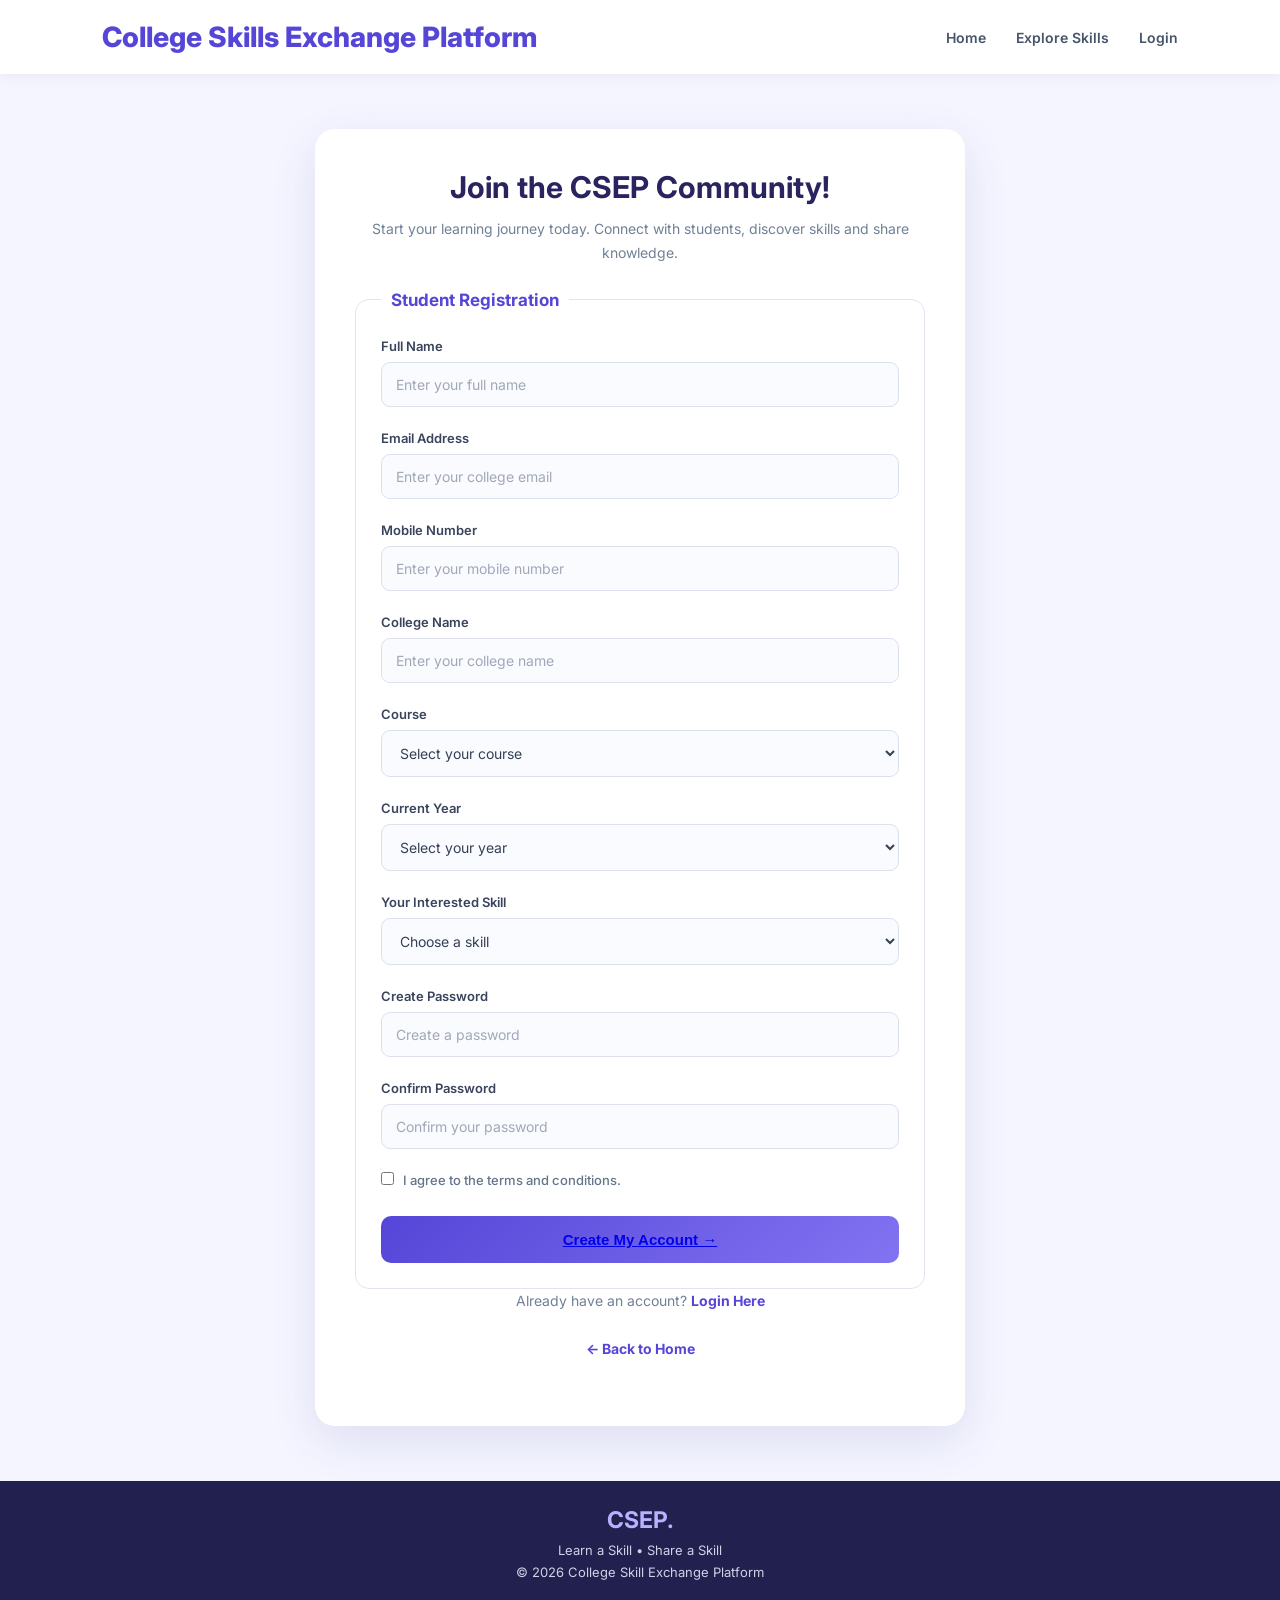
<file: register.html>
<!DOCTYPE html>
<html lang="en">
<head>
    <meta charset="UTF-8">
    <meta name="viewport" content="width=device-width, initial-scale=1.0">
    <title>Register | CSEP</title>

    <link rel="stylesheet" href="register.css">
</head>

<body>

    <header>
        <h1>College Skills Exchange Platform</h1>
        <nav>
            <a href="index.html">Home</a>
            <a href="index.html#skills">Explore Skills</a>
            <a href="login.html">Login</a>
        </nav>
    </header>

    <main>
        <section>
            <h1>Join the CSEP Community!</h1>

            <p>
                Start your learning journey today.
                Connect with students, discover skills and share knowledge.
            </p>

            <form id="registrationForm">

                <fieldset>
                    <legend>Student Registration</legend>

                    <label for="fullname">Full Name</label><br>
                    <input type="text" id="fullname" name="fullname"
                           placeholder="Enter your full name" required>
                    <br><br>

                    <label for="email">Email Address</label><br>
                    <input type="email" id="email" name="email"
                           placeholder="Enter your college email" required>
                    <br><br>

                    <label for="phone">Mobile Number</label><br>
                    <input type="tel" id="phone" name="phone"
                           placeholder="Enter your mobile number"
                           pattern="[0-9]{10}" required>
                    <br><br>

                    <label for="college">College Name</label><br>
                    <input type="text" id="college" name="college"
                           placeholder="Enter your college name" required>
                    <br><br>

                    <label for="course">Course</label><br>
                    <select id="course" name="course" required>
                        <option value="">Select your course</option>
                        <option>B.Tech</option>
                        <option>BCA</option>
                        <option>MCA</option>
                        <option>BBA</option>
                        <option>B.Sc</option>
                        <option>Other</option>
                    </select>
                    <br><br>

                    <label for="year">Current Year</label><br>
                    <select id="year" name="year" required>
                        <option value="">Select your year</option>
                        <option>1st Year</option>
                        <option>2nd Year</option>
                        <option>3rd Year</option>
                        <option>4th Year</option>
                    </select>
                    <br><br>

                    <label for="skill">Your Interested Skill</label><br>
                    <select id="skill" name="skill" required>
                        <option value="">Choose a skill</option>
                        <option>Python Programming</option>
                        <option>C Programming</option>
                        <option>Web Development</option>
                        <option>AI & Machine Learning</option>
                        <option>Graphic Designing</option>
                        <option>Data Analytics</option>
                        <option>Content Writing</option>
                        <option>Video Editing</option>
                        <option>Other</option>
                    </select>
                    <br><br>

                    <label for="password">Create Password</label><br>
                    <input type="password" id="password" name="password"
                           placeholder="Create a password"
                           minlength="6" required>
                    <br><br>

                    <label for="confirm-password">Confirm Password</label><br>
                    <input type="password" id="confirm-password"
                           name="confirm-password"
                           placeholder="Confirm your password"
                           minlength="6" required>
                    <br><br>

                    <input type="checkbox" id="terms" required>
                    <label for="terms">
                        I agree to the terms and conditions.
                    </label>
                    <br><br>

                    <button type="submit"><a href="registration_success.html">Create My Account →</a></button>
                
                </fieldset>
            </form>

            <p>
                Already have an account?
                <a href="login.html">Login Here</a>
            </p>

            <p>
                <a href="index.html">← Back to Home</a>
            </p>
        </section>
    </main>

    <footer>
        <h3>CSEP.</h3>
        <p>Learn a Skill • Share a Skill</p>
        <p>© 2026 College Skill Exchange Platform</p>
    </footer>

    <script src="register.js"></script>

</body>
</html>
</file>
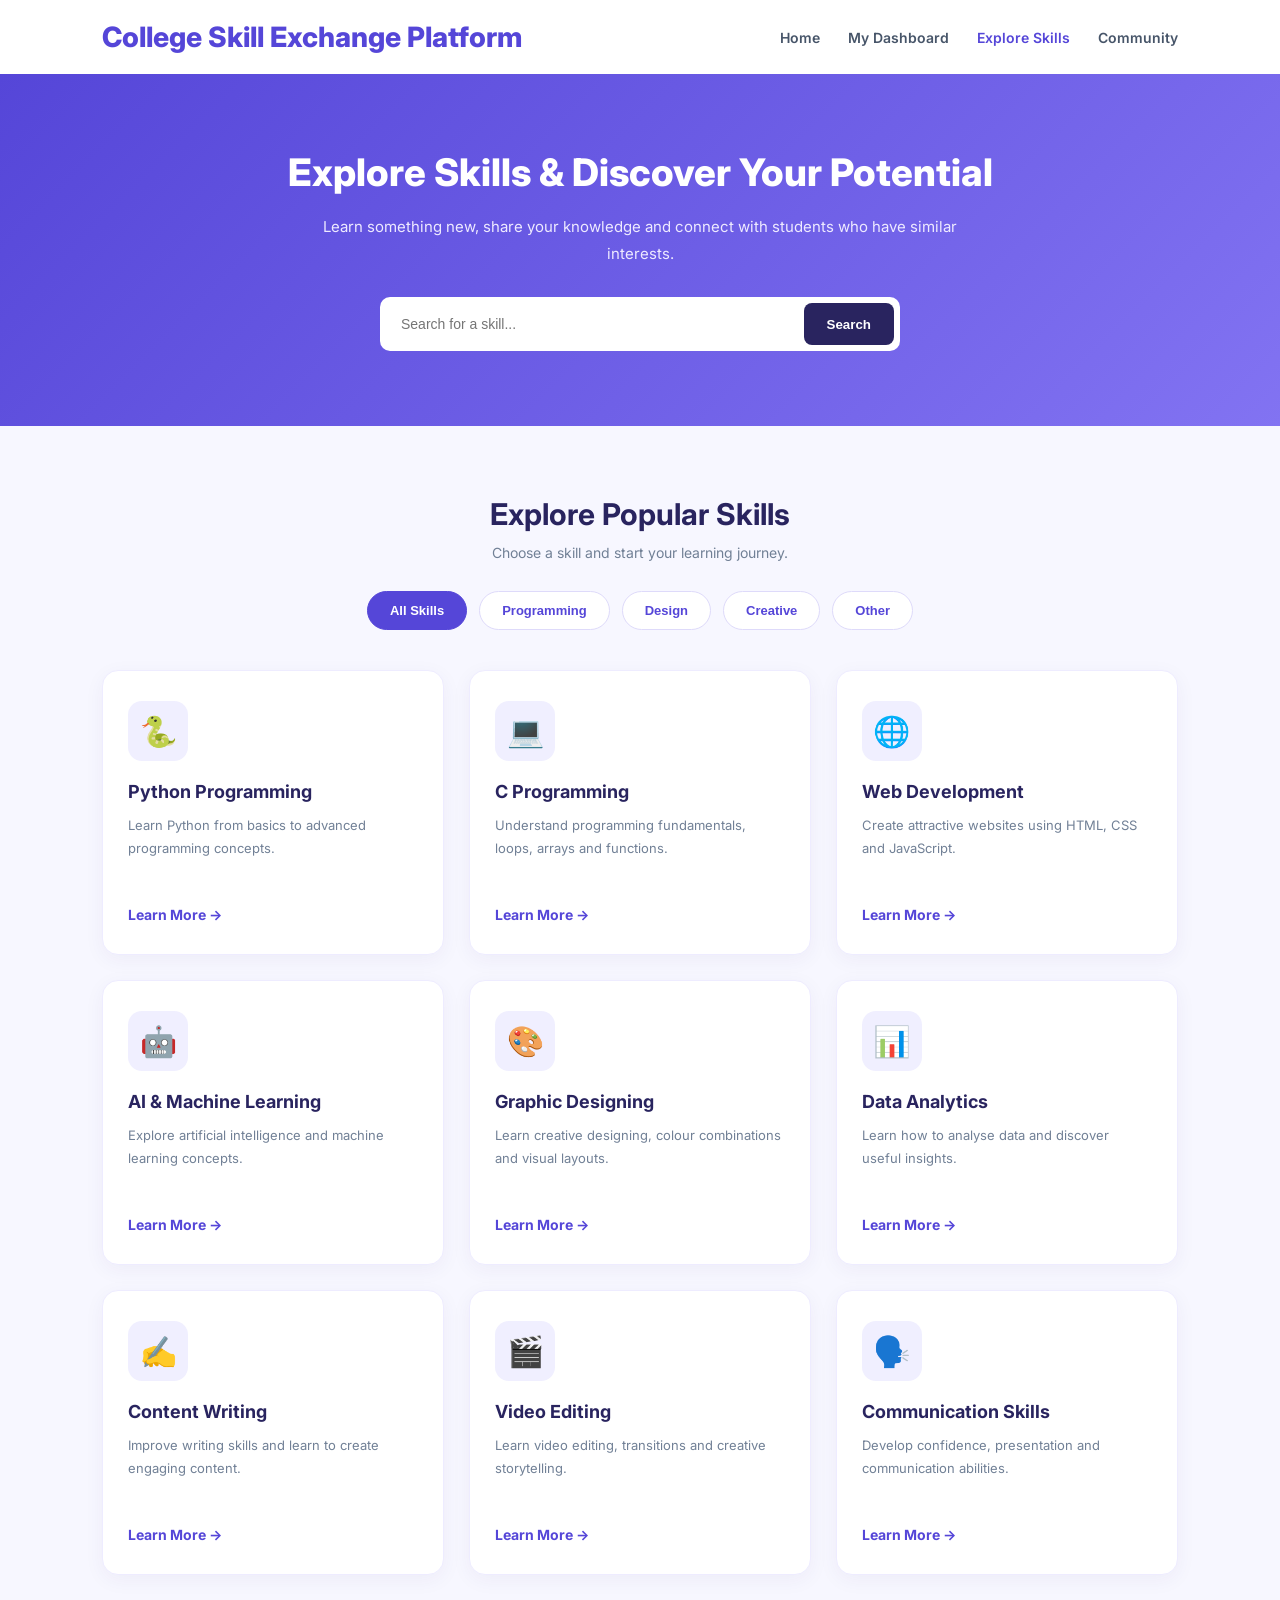
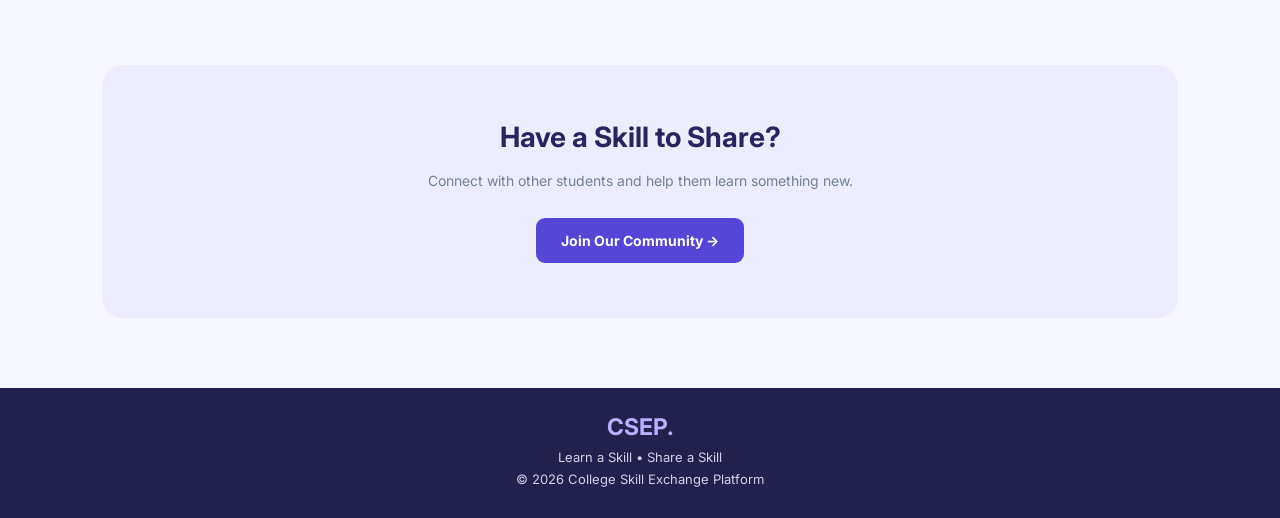
<file: skills.html>
<!DOCTYPE html>
<html lang="en">
<head>
    <meta charset="UTF-8">
    <meta name="viewport" content="width=device-width, initial-scale=1.0">

    <title>Explore Skills | CSEP</title>

    <link rel="stylesheet" href="skills.css">
</head>

<body>

    <!-- Header -->
    <header>
        <h1>College Skill Exchange Platform</h1>

        <nav>
            <a href="index.html">Home</a>
            <a href="dashboard.html">My Dashboard</a>
            <a href="skills.html" class="active">Explore Skills</a>
            <a href="community.html">Community</a>
        </nav>
    </header>


    <!-- Hero Section -->
    <section class="hero">

        <h1>Explore Skills & Discover Your Potential</h1>

        <p>
            Learn something new, share your knowledge and connect
            with students who have similar interests.
        </p>

        <!-- Search Bar -->
        <div class="search-box">
            <input
                type="text"
                id="skillSearch"
                placeholder="Search for a skill..."
            >

            <button type="button" id="searchBtn">
                Search
            </button>
        </div>

    </section>


    <!-- Skills Section -->
    <main>

        <section class="skills-section">

            <div class="section-heading">
                <h2>Explore Popular Skills</h2>

                <p>
                    Choose a skill and start your learning journey.
                </p>
            </div>


            <!-- Skill Categories -->
            <div class="categories">

                <button type="button" class="category-btn active"
                    data-category="all">All Skills</button>

                <button type="button" class="category-btn"
                    data-category="programming">Programming</button>

                <button type="button" class="category-btn"
                    data-category="design">Design</button>

                <button type="button" class="category-btn"
                    data-category="creative">Creative</button>

                <button type="button" class="category-btn"
                    data-category="other">Other</button>

            </div>


            <!-- Skill Cards -->
            <div class="skills-container" id="skillsContainer">


                <!-- Python -->
                <div class="skill-card" data-category="programming">

                    <div class="skill-icon">🐍</div>

                    <h3>Python Programming</h3>

                    <p>
                        Learn Python from basics to advanced
                        programming concepts.
                    </p>

                    <a href="skills_detail.html?skill=python"
                       class="learn-btn">
                        Learn More →
                    </a>

                </div>


                <!-- C Programming -->
                <div class="skill-card" data-category="programming">

                    <div class="skill-icon">💻</div>

                    <h3>C Programming</h3>

                    <p>
                        Understand programming fundamentals,
                        loops, arrays and functions.
                    </p>

                    <a href="skills_detail.html?skill=c"
                       class="learn-btn">
                        Learn More →
                    </a>

                </div>


                <!-- Web Development -->
                <div class="skill-card" data-category="programming">

                    <div class="skill-icon">🌐</div>

                    <h3>Web Development</h3>

                    <p>
                        Create attractive websites using
                        HTML, CSS and JavaScript.
                    </p>

                    <a href="skills_detail.html?skill=web-development"
                       class="learn-btn">
                        Learn More →
                    </a>

                </div>


                <!-- AI & ML -->
                <div class="skill-card" data-category="programming">

                    <div class="skill-icon">🤖</div>

                    <h3>AI & Machine Learning</h3>

                    <p>
                        Explore artificial intelligence
                        and machine learning concepts.
                    </p>

                    <a href="skills_detail.html?skill=ai-ml"
                       class="learn-btn">
                        Learn More →
                    </a>

                </div>


                <!-- Graphic Designing -->
                <div class="skill-card" data-category="design">

                    <div class="skill-icon">🎨</div>

                    <h3>Graphic Designing</h3>

                    <p>
                        Learn creative designing, colour
                        combinations and visual layouts.
                    </p>

                    <a href="skills_detail.html?skill=graphic-design"
                       class="learn-btn">
                        Learn More →
                    </a>

                </div>


                <!-- Data Analytics -->
                <div class="skill-card" data-category="programming">

                    <div class="skill-icon">📊</div>

                    <h3>Data Analytics</h3>

                    <p>
                        Learn how to analyse data and
                        discover useful insights.
                    </p>

                    <a href="skills_detail.html?skill=data-analytics"
                       class="learn-btn">
                        Learn More →
                    </a>

                </div>


                <!-- Content Writing -->
                <div class="skill-card" data-category="creative">

                    <div class="skill-icon">✍️</div>

                    <h3>Content Writing</h3>

                    <p>
                        Improve writing skills and learn
                        to create engaging content.
                    </p>

                    <a href="skills_detail.html?skill=content-writing"
                       class="learn-btn">
                        Learn More →
                    </a>

                </div>


                <!-- Video Editing -->
                <div class="skill-card" data-category="creative">

                    <div class="skill-icon">🎬</div>

                    <h3>Video Editing</h3>

                    <p>
                        Learn video editing, transitions
                        and creative storytelling.
                    </p>

                    <a href="skills_detail.html?skill=video-editing"
                       class="learn-btn">
                        Learn More →
                    </a>

                </div>


                <!-- Communication Skills -->
                <div class="skill-card" data-category="other">

                    <div class="skill-icon">🗣️</div>

                    <h3>Communication Skills</h3>

                    <p>
                        Develop confidence, presentation
                        and communication abilities.
                    </p>

                    <a href="skills_detail.html?skill=communication"
                       class="learn-btn">
                        Learn More →
                    </a>

                </div>

            </div>

            <p id="noResults" style="display: none;">
                No skills found. Try another search!
            </p>

        </section>


        <!-- Call To Action -->
        <section class="join-section">

            <h2>Have a Skill to Share?</h2>

            <p>
                Connect with other students and help them
                learn something new.
            </p>

            <a href="community.html" class="join-btn">
                Join Our Community →
            </a>

        </section>

    </main>


    <!-- Footer -->
    <footer>

        <h3>CSEP.</h3>

        <p>Learn a Skill • Share a Skill</p>

        <p>© 2026 College Skill Exchange Platform</p>

    </footer>


    <!-- JavaScript -->
    <script src="skills.js"></script>

</body>
</html>
</file>
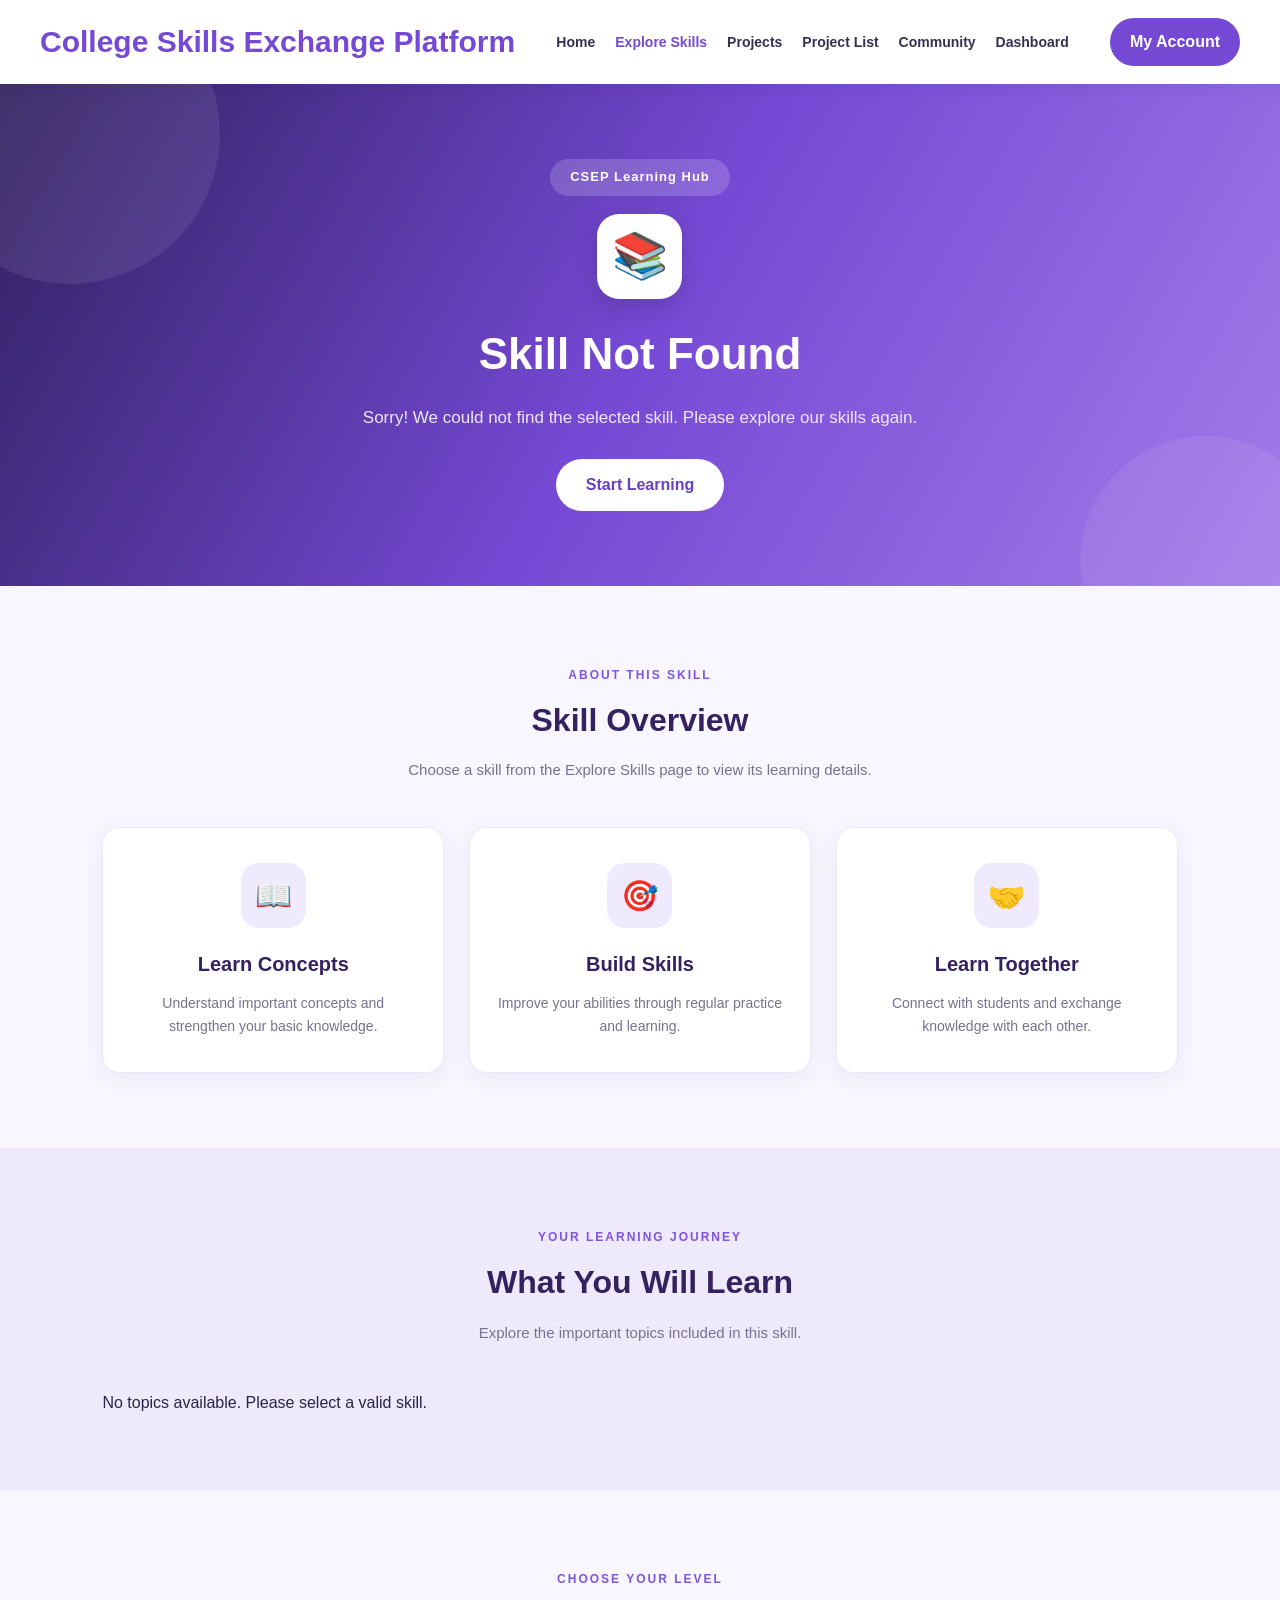
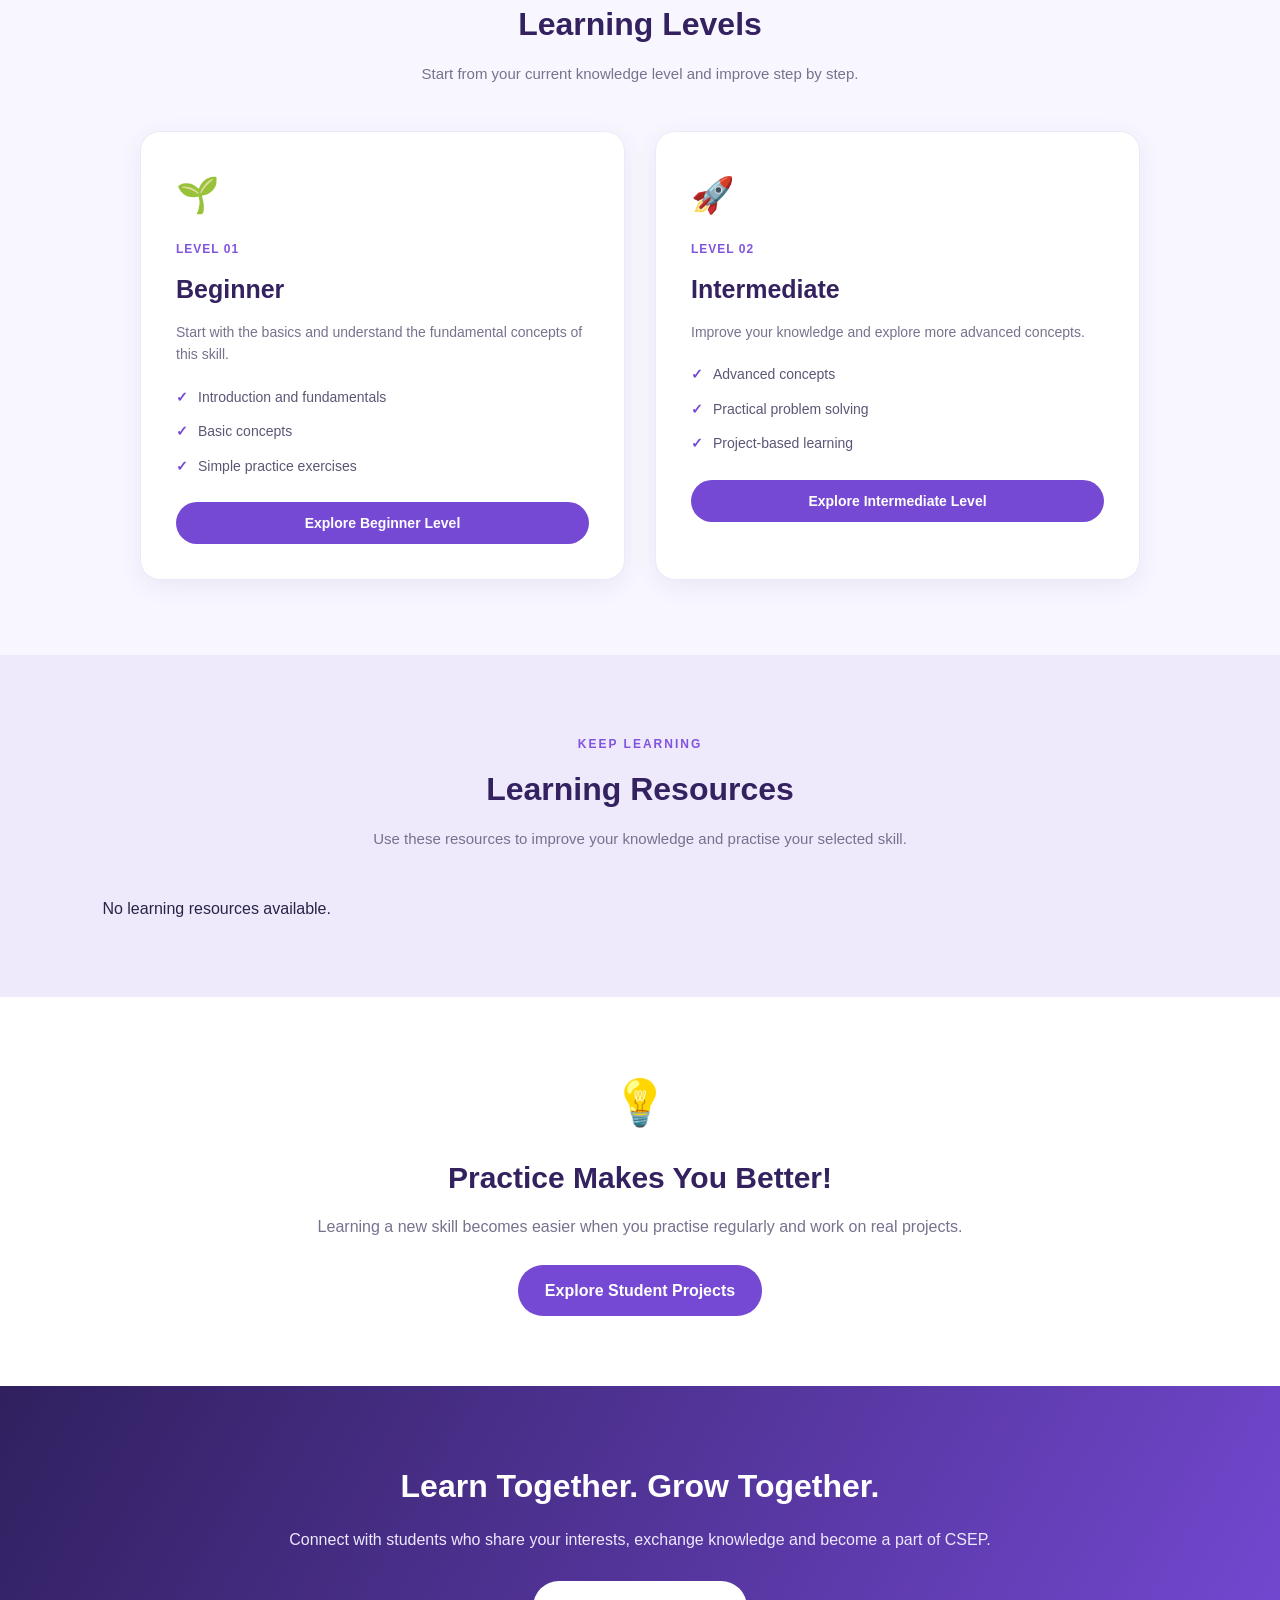
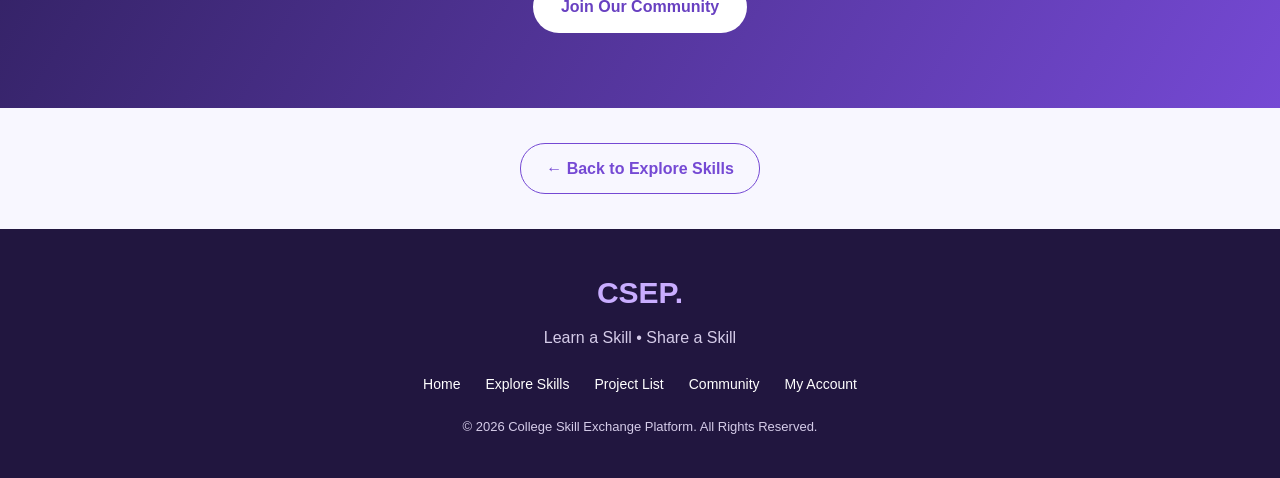
<file: skills_detail.html>
<!DOCTYPE html>
<html lang="en">

<head>
    <meta charset="UTF-8">
    <meta name="viewport" content="width=device-width, initial-scale=1.0">

    <title>Skill Details | CSEP</title>

    <link rel="stylesheet" href="skills_detail.css">
</head>

<body>

    <!-- NAVBAR -->
    <header>
        <nav class="navbar">

            <h2 class="logo">College Skills Exchange Platform</h2>

            <ul class="nav-links">
                <li><a href="index.html">Home</a></li>
                <li><a href="skills.html" class="active">Explore Skills</a></li>
                <li><a href="projects.html">Projects</a></li>
                <li><a href="project-list.html">Project List</a></li>
                <li><a href="community.html">Community</a></li>
                <li><a href="dashboard.html">Dashboard</a></li>
            </ul>

            <a href="registration-success.html" class="nav-btn">
                My Account
            </a>

        </nav>
    </header>


    <!-- SKILL HERO SECTION -->
    <section class="skill-hero">

        <div class="hero-content">

            <span class="hero-tag">CSEP Learning Hub</span>

            <div class="skill-icon" id="skillIcon">📚</div>

            <h1 id="skillTitle">Explore Our Skills</h1>

            <p id="skillDescription">
                Discover new skills, improve your knowledge
                and learn together with other students.
            </p>

            <a href="#skill-overview" class="hero-btn">
                Start Learning
            </a>

        </div>

    </section>


    <!-- SKILL OVERVIEW -->
    <section class="overview-section" id="skill-overview">

        <div class="section-heading">

            <span class="small-heading">ABOUT THIS SKILL</span>

            <h2>Skill Overview</h2>

            <p id="skillOverview">
                Explore the fundamentals of your selected skill
                and discover how it can help you grow.
            </p>

        </div>


        <div class="overview-container">

            <div class="overview-card">
                <div class="card-icon">📖</div>

                <h3>Learn Concepts</h3>

                <p>
                    Understand important concepts and
                    strengthen your basic knowledge.
                </p>
            </div>


            <div class="overview-card">
                <div class="card-icon">🎯</div>

                <h3>Build Skills</h3>

                <p>
                    Improve your abilities through regular
                    practice and learning.
                </p>
            </div>


            <div class="overview-card">
                <div class="card-icon">🤝</div>

                <h3>Learn Together</h3>

                <p>
                    Connect with students and exchange
                    knowledge with each other.
                </p>
            </div>

        </div>

    </section>


    <!-- WHAT YOU WILL LEARN -->
    <section class="topics-section">

        <div class="section-heading">

            <span class="small-heading">YOUR LEARNING JOURNEY</span>

            <h2>What You Will Learn</h2>

            <p>
                Explore the important topics included in this skill.
            </p>

        </div>


        <div class="topics-container" id="topicsContainer">

            <!-- JavaScript will display skill topics here -->

        </div>

    </section>


    <!-- LEARNING LEVELS -->
    <section class="levels-section">

        <div class="section-heading">

            <span class="small-heading">CHOOSE YOUR LEVEL</span>

            <h2>Learning Levels</h2>

            <p>
                Start from your current knowledge level
                and improve step by step.
            </p>

        </div>


        <div class="levels-container">

            <!-- BEGINNER -->
            <div class="level-card">

                <div class="level-icon">🌱</div>

                <span class="level-label">LEVEL 01</span>

                <h3>Beginner</h3>

                <p>
                    Start with the basics and understand
                    the fundamental concepts of this skill.
                </p>

                <ul>
                    <li>Introduction and fundamentals</li>
                    <li>Basic concepts</li>
                    <li>Simple practice exercises</li>
                </ul>

                <button class="level-btn" data-level="beginner">
                    Explore Beginner Level
                </button>

            </div>


            <!-- INTERMEDIATE -->
            <div class="level-card">

                <div class="level-icon">🚀</div>

                <span class="level-label">LEVEL 02</span>

                <h3>Intermediate</h3>

                <p>
                    Improve your knowledge and explore
                    more advanced concepts.
                </p>

                <ul>
                    <li>Advanced concepts</li>
                    <li>Practical problem solving</li>
                    <li>Project-based learning</li>
                </ul>

                <button class="level-btn" data-level="intermediate">
                    Explore Intermediate Level
                </button>

            </div>

        </div>

    </section>


    <!-- LEARNING RESOURCES -->
    <section class="resources-section" id="learning-resources">

        <div class="section-heading">

            <span class="small-heading">KEEP LEARNING</span>

            <h2>Learning Resources</h2>

            <p>
                Use these resources to improve your knowledge
                and practise your selected skill.
            </p>

        </div>


        <div class="resources-container" id="resourcesContainer">

            <!-- JavaScript will display resource links here -->

        </div>

    </section>


    <!-- PRACTICE SECTION -->
    <section class="practice-section">

        <div class="practice-content">

            <div class="practice-icon">💡</div>

            <h2>Practice Makes You Better!</h2>

            <p>
                Learning a new skill becomes easier when you
                practise regularly and work on real projects.
            </p>

            <a href="project_list.html" class="practice-btn">
                Explore Student Projects
            </a>

        </div>

    </section>


    <!-- COMMUNITY SECTION -->
    <section class="connect-section">

        <div class="connect-content">

            <h2>Learn Together. Grow Together.</h2>

            <p>
                Connect with students who share your interests,
                exchange knowledge and become a part of CSEP.
            </p>

            <a href="community.html" class="connect-btn">
                Join Our Community
            </a>

        </div>

    </section>


    <!-- BACK TO SKILLS -->
    <section class="back-section">

        <a href="skills.html" class="back-btn">
            ← Back to Explore Skills
        </a>

    </section>


    <!-- FOOTER -->
    <footer>

        <h2>CSEP.</h2>

        <p>Learn a Skill • Share a Skill</p>

        <div class="footer-links">

            <a href="index.html">Home</a>

            <a href="skills.html">Explore Skills</a>

            <a href="project-list.html">Project List</a>

            <a href="community.html">Community</a>

            <a href="registration_success.html">My Account</a>

        </div>

        <p class="copyright">
            © 2026 College Skill Exchange Platform.
            All Rights Reserved.
        </p>

    </footer>


    <!-- JAVASCRIPT -->
    <script src="skills_detail.js"></script>

</body>

</html>
</file>
<file: community.css>
@import url('https://fonts.googleapis.com/css2?family=Inter:wght@400;500;600;700;800&display=swap');

* {
    margin: 0;
    padding: 0;
    box-sizing: border-box;
}

html {
    scroll-behavior: smooth;
}

body {
    font-family: 'Inter', sans-serif;
    background: #f8f7ff;
    color: #292448;
}

/* NAVBAR */

header {
    background: #ffffff;
    padding: 18px 8%;
    box-shadow: 0 3px 15px rgba(0, 0, 0, 0.06);
}

.navbar {
    display: flex;
    justify-content: space-between;
    align-items: center;
}

.logo {
    font-size: 28px;
    color: #33216f;
    font-weight: 800;
}

.logo span {
    color: #9b70f5;
}

.nav-links {
    display: flex;
    list-style: none;
    gap: 25px;
}

.nav-links a {
    text-decoration: none;
    color: #514d68;
    font-size: 14px;
    font-weight: 600;
    transition: 0.3s;
}

.nav-links a:hover,
.nav-links a.active {
    color: #8955e8;
}


/* HERO SECTION */

.community-hero {
    min-height: 380px;
    background: linear-gradient(120deg, #302064, #7650c8, #a17be8);
    display: flex;
    justify-content: center;
    align-items: center;
    text-align: center;
    padding: 60px 20px;
    color: white;
}

.hero-content {
    max-width: 800px;
}

.hero-tag {
    display: inline-block;
    background: rgba(255, 255, 255, 0.15);
    padding: 9px 18px;
    border-radius: 30px;
    font-size: 12px;
    letter-spacing: 1px;
    margin-bottom: 20px;
}

.hero-content h1 {
    font-size: 43px;
    font-weight: 800;
    margin-bottom: 18px;
}

.hero-content p {
    font-size: 16px;
    line-height: 1.8;
    color: #eee8ff;
    margin-bottom: 28px;
}

.hero-btn {
    display: inline-block;
    background: white;
    color: #7044c3;
    padding: 14px 28px;
    border-radius: 30px;
    text-decoration: none;
    font-weight: 700;
    transition: 0.3s;
}

.hero-btn:hover {
    background: #eee6ff;
    transform: translateY(-3px);
}


/* INTRODUCTION */

.community-intro {
    text-align: center;
    padding: 65px 10%;
}

.community-intro h2 {
    font-size: 30px;
    color: #33216f;
    margin-bottom: 15px;
}

.community-intro p {
    max-width: 750px;
    margin: auto;
    color: #77748c;
    font-size: 15px;
    line-height: 1.8;
}


/* STATISTICS */

.community-stats {
    display: grid;
    grid-template-columns: repeat(4, 1fr);
    gap: 20px;
    padding: 10px 8% 65px;
}

.stat-card {
    background: white;
    padding: 25px 15px;
    text-align: center;
    border-radius: 15px;
    box-shadow: 0 5px 20px rgba(62, 39, 120, 0.06);
    border: 1px solid #eee9fa;
}

.stat-card h2 {
    font-size: 30px;
    color: #7950ce;
    margin-bottom: 8px;
}

.stat-card p {
    color: #77748c;
    font-size: 13px;
}


/* COMMON SECTION HEADING */

.section-heading {
    text-align: center;
    margin-bottom: 40px;
}

.section-heading h2 {
    font-size: 30px;
    color: #33216f;
    margin-bottom: 12px;
}

.section-heading p {
    color: #77748c;
    font-size: 14px;
    line-height: 1.7;
}


/* DISCUSSION SECTION */

.discussion-section {
    padding: 65px 10%;
    background: #f0ecff;
}

.create-post {
    max-width: 800px;
    margin: 0 auto 35px;
    background: white;
    padding: 28px;
    border-radius: 16px;
    box-shadow: 0 5px 20px rgba(62, 39, 120, 0.06);
}

.create-post h3 {
    color: #33216f;
    margin-bottom: 20px;
    font-size: 20px;
}

.create-post form {
    display: flex;
    flex-direction: column;
    gap: 15px;
}

.create-post input,
.create-post textarea,
.create-post select {
    width: 100%;
    padding: 13px 15px;
    border: 1px solid #ddd5ef;
    border-radius: 9px;
    font-family: inherit;
    font-size: 14px;
    outline: none;
    background: #fcfbff;
}

.create-post input:focus,
.create-post textarea:focus,
.create-post select:focus {
    border-color: #8955e8;
}

.create-post textarea {
    resize: vertical;
}

.primary-btn {
    display: inline-block;
    width: fit-content;
    background: #7044c3;
    color: white;
    padding: 12px 24px;
    border: none;
    border-radius: 8px;
    text-decoration: none;
    font-size: 14px;
    font-weight: 600;
    cursor: pointer;
    transition: 0.3s;
}

.primary-btn:hover {
    background: #4d2b96;
}


/* DISCUSSION CARDS */

.discussion-container {
    max-width: 800px;
    margin: auto;
    display: flex;
    flex-direction: column;
    gap: 22px;
}

.discussion-card {
    background: white;
    padding: 25px;
    border-radius: 15px;
    box-shadow: 0 5px 20px rgba(62, 39, 120, 0.06);
}

.post-header {
    display: flex;
    align-items: center;
    gap: 13px;
    margin-bottom: 18px;
}

.student-avatar,
.member-avatar {
    width: 45px;
    height: 45px;
    background: #e9ddff;
    color: #7044c3;
    border-radius: 50%;
    display: flex;
    justify-content: center;
    align-items: center;
    font-size: 20px;
    font-weight: 700;
}

.post-header h3 {
    font-size: 15px;
    color: #33216f;
    margin-bottom: 5px;
}

.post-header span {
    color: #9994ac;
    font-size: 12px;
}

.post-category {
    display: inline-block;
    background: #f0eaff;
    color: #7044c3;
    padding: 6px 12px;
    border-radius: 20px;
    font-size: 11px;
    font-weight: 600;
    margin-bottom: 14px;
}

.discussion-card > h3 {
    color: #33216f;
    font-size: 18px;
    margin-bottom: 12px;
}

.discussion-card > p {
    color: #77748c;
    font-size: 14px;
    line-height: 1.7;
    margin-bottom: 18px;
}


/* POST ACTIONS */

.post-actions {
    display: flex;
    gap: 22px;
    padding: 15px 0;
    border-top: 1px solid #eeeaf5;
}

.post-actions button {
    background: none;
    border: none;
    color: #7044c3;
    font-size: 13px;
    font-weight: 600;
    cursor: pointer;
}

.post-actions button:hover {
    color: #33216f;
}


/* COMMENTS */

.comments-section {
    border-top: 1px solid #eeeaf5;
    padding-top: 15px;
}

.comment-list p {
    background: #f8f6ff;
    padding: 12px;
    border-radius: 8px;
    color: #68647e;
    font-size: 13px;
    margin-bottom: 10px;
}

.comment-list strong {
    color: #33216f;
}

.comment-form {
    display: flex;
    gap: 10px;
    margin-top: 15px;
}

.comment-form input {
    flex: 1;
    min-width: 0;
    padding: 11px;
    border: 1px solid #ddd5ef;
    border-radius: 8px;
    outline: none;
    font-family: inherit;
}

.comment-form button {
    background: #7044c3;
    color: white;
    border: none;
    padding: 10px 16px;
    border-radius: 8px;
    cursor: pointer;
}


/* STUDY GROUPS */

.study-groups {
    padding: 75px 8%;
}

.groups-container {
    display: grid;
    grid-template-columns: repeat(4, 1fr);
    gap: 22px;
}

.group-card {
    background: white;
    padding: 28px 20px;
    text-align: center;
    border-radius: 16px;
    border: 1px solid #eee9fa;
    box-shadow: 0 5px 20px rgba(62, 39, 120, 0.06);
    transition: 0.3s;
}

.group-card:hover {
    transform: translateY(-7px);
    box-shadow: 0 12px 25px rgba(62, 39, 120, 0.12);
}

.group-icon {
    font-size: 38px;
    margin-bottom: 18px;
}

.group-card h3 {
    color: #33216f;
    font-size: 17px;
    margin-bottom: 12px;
}

.group-card p {
    color: #77748c;
    font-size: 13px;
    line-height: 1.7;
    margin-bottom: 15px;
}

.group-card span {
    display: block;
    color: #7950ce;
    font-size: 12px;
    font-weight: 600;
    margin-bottom: 18px;
}

.join-btn {
    background: #7044c3;
    color: white;
    border: none;
    padding: 10px 22px;
    border-radius: 8px;
    cursor: pointer;
    font-weight: 600;
}

.join-btn:hover {
    background: #4d2b96;
}


/* FIND TEAMMATES */

.teammates-section {
    padding: 70px 10%;
    background: #f0ecff;
}

.teammate-card {
    max-width: 850px;
    margin: auto;
    background: white;
    padding: 35px;
    border-radius: 18px;
    display: flex;
    align-items: center;
    gap: 28px;
    box-shadow: 0 5px 20px rgba(62, 39, 120, 0.06);
}

.teammate-icon {
    font-size: 65px;
    background: #f0eaff;
    min-width: 100px;
    height: 100px;
    border-radius: 18px;
    display: flex;
    justify-content: center;
    align-items: center;
}

.teammate-content h3 {
    color: #33216f;
    font-size: 21px;
    margin-bottom: 12px;
}

.teammate-content p {
    color: #77748c;
    font-size: 14px;
    line-height: 1.8;
    margin-bottom: 20px;
}


/* EVENTS */

.events-section {
    padding: 75px 10%;
}

.events-container {
    max-width: 850px;
    margin: auto;
    display: flex;
    flex-direction: column;
    gap: 20px;
}

.event-card {
    background: white;
    padding: 22px;
    border-radius: 15px;
    display: flex;
    align-items: center;
    gap: 22px;
    box-shadow: 0 5px 20px rgba(62, 39, 120, 0.06);
}

.event-date {
    min-width: 65px;
    height: 70px;
    background: #eee7ff;
    color: #7044c3;
    border-radius: 12px;
    display: flex;
    flex-direction: column;
    justify-content: center;
    align-items: center;
}

.event-date span {
    font-size: 25px;
    font-weight: 800;
}

.event-date small {
    font-size: 11px;
    font-weight: 700;
}

.event-info {
    flex: 1;
}

.event-info h3 {
    color: #33216f;
    font-size: 16px;
    margin-bottom: 8px;
}

.event-info p {
    color: #77748c;
    font-size: 13px;
    margin-bottom: 8px;
    line-height: 1.6;
}

.event-info span {
    color: #7950ce;
    font-size: 12px;
}

.event-btn {
    background: #7044c3;
    color: white;
    border: none;
    padding: 11px 18px;
    border-radius: 8px;
    cursor: pointer;
    font-weight: 600;
}

.event-btn:hover {
    background: #4d2b96;
}


/* COMMUNITY MEMBERS */

.members-section {
    padding: 70px 8%;
    background: #f0ecff;
}

.members-container {
    display: grid;
    grid-template-columns: repeat(4, 1fr);
    gap: 22px;
}

.member-card {
    background: white;
    padding: 28px 15px;
    border-radius: 15px;
    text-align: center;
    box-shadow: 0 5px 20px rgba(62, 39, 120, 0.06);
    transition: 0.3s;
}

.member-card:hover {
    transform: translateY(-5px);
}

.member-avatar {
    width: 65px;
    height: 65px;
    margin: 0 auto 15px;
    font-size: 25px;
}

.member-card h3 {
    color: #33216f;
    font-size: 15px;
    margin-bottom: 8px;
}

.member-card p {
    color: #7950ce;
    font-size: 12px;
}


/* FINAL CTA */

.community-cta {
    background: linear-gradient(120deg, #382477, #7650c8);
    color: white;
    text-align: center;
    padding: 70px 20px;
}

.community-cta h2 {
    font-size: 30px;
    margin-bottom: 15px;
}

.community-cta p {
    color: #eee8ff;
    font-size: 14px;
    line-height: 1.8;
    margin-bottom: 25px;
}

.cta-btn {
    display: inline-block;
    background: white;
    color: #7044c3;
    padding: 13px 27px;
    border-radius: 30px;
    text-decoration: none;
    font-weight: 700;
    transition: 0.3s;
}

.cta-btn:hover {
    background: #eee6ff;
    transform: translateY(-3px);
}


/* FOOTER */

footer {
    background: #211747;
    color: white;
    text-align: center;
    padding: 35px 20px;
}

footer h2 {
    font-size: 27px;
    margin-bottom: 10px;
}

footer > p {
    color: #c9c0e5;
    font-size: 13px;
    margin-top: 10px;
}

.footer-links {
    display: flex;
    justify-content: center;
    flex-wrap: wrap;
    gap: 22px;
    margin: 20px 0;
}

.footer-links a {
    color: #ded5f7;
    text-decoration: none;
    font-size: 13px;
}

.footer-links a:hover {
    color: white;
}

.copyright {
    font-size: 12px;
}


/* RESPONSIVE DESIGN */

@media (max-width: 1000px) {
    .groups-container,
    .members-container {
        grid-template-columns: repeat(2, 1fr);
    }

    .community-stats {
        grid-template-columns: repeat(2, 1fr);
    }
}

@media (max-width: 650px) {
    header {
        padding: 18px 5%;
    }

    .navbar {
        flex-direction: column;
        gap: 18px;
    }

    .nav-links {
        justify-content: center;
        flex-wrap: wrap;
        gap: 14px;
    }

    .hero-content h1 {
        font-size: 30px;
    }

    .community-intro h2,
    .section-heading h2,
    .community-cta h2 {
        font-size: 25px;
    }

    .community-stats {
        padding-left: 6%;
        padding-right: 6%;
        gap: 12px;
    }

    .stat-card h2 {
        font-size: 24px;
    }

    .discussion-section,
    .study-groups,
    .teammates-section,
    .events-section,
    .members-section {
        padding: 55px 6%;
    }

    .groups-container,
    .members-container {
        grid-template-columns: 1fr;
    }

    .teammate-card {
        flex-direction: column;
        text-align: center;
        padding: 25px;
    }

    .event-card {
        flex-wrap: wrap;
    }

    .event-info {
        min-width: 180px;
    }

    .event-btn {
        margin-left: 87px;
    }

    .comment-form {
        flex-wrap: wrap;
    }

    .comment-form input {
        width: 100%;
    }

    .create-post,
    .discussion-card {
        padding: 20px;
    }
}
</file>
<file: dashboard.css>
@import url('https://fonts.googleapis.com/css2?family=Inter:wght@400;500;600;700;800&display=swap');

* {
    margin: 0;
    padding: 0;
    box-sizing: border-box;
}

html {
    scroll-behavior: smooth;
}

body {
    font-family: 'Inter', sans-serif;
    background: #f8f7ff;
    color: #292448;
}

/* NAVBAR */

header {
    background: #ffffff;
    padding: 18px 8%;
    box-shadow: 0 3px 15px rgba(0, 0, 0, 0.06);
}

.navbar {
    display: flex;
    justify-content: space-between;
    align-items: center;
}

.logo {
    font-size: 28px;
    color: #33216f;
    font-weight: 800;
}

.logo span {
    color: #9b70f5;
}

.nav-links {
    display: flex;
    list-style: none;
    gap: 25px;
}

.nav-links a {
    text-decoration: none;
    color: #514d68;
    font-size: 14px;
    font-weight: 600;
    transition: 0.3s;
}

.nav-links a:hover,
.nav-links a.active {
    color: #8955e8;
}


/* DASHBOARD HERO */

.dashboard-hero {
    background: linear-gradient(120deg, #302064, #7650c8, #a17be8);
    min-height: 260px;
    padding: 55px 9%;
    display: flex;
    justify-content: space-between;
    align-items: center;
    color: white;
}

.welcome-content {
    max-width: 700px;
}

.welcome-tag {
    display: inline-block;
    background: rgba(255, 255, 255, 0.15);
    padding: 8px 16px;
    border-radius: 25px;
    font-size: 11px;
    letter-spacing: 1px;
    margin-bottom: 18px;
}

.welcome-content h1 {
    font-size: 36px;
    margin-bottom: 14px;
}

.welcome-content h1 span {
    color: #e4d5ff;
}

.welcome-content p {
    color: #eee8ff;
    font-size: 14px;
    line-height: 1.8;
}

.welcome-icon {
    font-size: 85px;
    background: rgba(255, 255, 255, 0.13);
    width: 130px;
    height: 130px;
    border-radius: 30px;
    display: flex;
    align-items: center;
    justify-content: center;
}


/* COMMON SECTION HEADING */

.section-heading {
    text-align: center;
    margin-bottom: 35px;
}

.section-heading h2 {
    font-size: 28px;
    color: #33216f;
    margin-bottom: 12px;
}

.section-heading p {
    color: #77748c;
    font-size: 14px;
    line-height: 1.7;
}


/* STUDENT PROFILE */

.student-section {
    padding: 65px 9% 40px;
}

.student-info-card {
    max-width: 850px;
    margin: auto;
    background: white;
    padding: 30px;
    border-radius: 18px;
    display: flex;
    align-items: center;
    gap: 30px;
    box-shadow: 0 5px 20px rgba(62, 39, 120, 0.06);
    border: 1px solid #eee9fa;
}

.profile-avatar {
    min-width: 95px;
    height: 95px;
    border-radius: 50%;
    background: #e9ddff;
    color: #7044c3;
    display: flex;
    justify-content: center;
    align-items: center;
    font-size: 38px;
    font-weight: 800;
}

.student-details h3 {
    font-size: 22px;
    color: #33216f;
    margin-bottom: 15px;
}

.student-details p {
    font-size: 13px;
    color: #77748c;
    margin-bottom: 10px;
    line-height: 1.5;
}

.student-details strong {
    color: #514d68;
}


/* STATISTICS */

.stats-section {
    padding: 30px 9% 60px;
    display: grid;
    grid-template-columns: repeat(4, 1fr);
    gap: 20px;
}

.stat-card {
    background: white;
    padding: 25px 15px;
    text-align: center;
    border-radius: 15px;
    border: 1px solid #eee9fa;
    box-shadow: 0 5px 20px rgba(62, 39, 120, 0.05);
    transition: 0.3s;
}

.stat-card:hover {
    transform: translateY(-5px);
}

.stat-icon {
    font-size: 30px;
    margin-bottom: 12px;
}

.stat-card h2 {
    font-size: 27px;
    color: #7950ce;
    margin-bottom: 8px;
}

.stat-card p {
    color: #77748c;
    font-size: 13px;
}


/* LEARNING JOURNEY */

.learning-section {
    background: #f0ecff;
    padding: 65px 9%;
}

.learning-card {
    max-width: 850px;
    margin: auto;
    background: white;
    padding: 30px;
    border-radius: 17px;
    display: flex;
    align-items: center;
    gap: 25px;
    box-shadow: 0 5px 20px rgba(62, 39, 120, 0.06);
}

.learning-icon {
    width: 85px;
    height: 85px;
    background: #eee7ff;
    border-radius: 18px;
    display: flex;
    justify-content: center;
    align-items: center;
    font-size: 40px;
}

.learning-content h3 {
    font-size: 20px;
    color: #33216f;
    margin-bottom: 12px;
}

.learning-content p {
    color: #77748c;
    font-size: 14px;
    margin-bottom: 20px;
}


/* BUTTONS */

.primary-btn {
    display: inline-block;
    background: #7044c3;
    color: white;
    text-decoration: none;
    padding: 12px 23px;
    border-radius: 8px;
    font-size: 13px;
    font-weight: 600;
    transition: 0.3s;
}

.primary-btn:hover {
    background: #4d2b96;
    transform: translateY(-2px);
}


/* QUICK ACCESS */

.quick-access {
    padding: 70px 8%;
}

.quick-container {
    display: grid;
    grid-template-columns: repeat(4, 1fr);
    gap: 22px;
}

.quick-card {
    background: white;
    padding: 28px 22px;
    border-radius: 16px;
    border: 1px solid #eee9fa;
    box-shadow: 0 5px 20px rgba(62, 39, 120, 0.05);
    transition: 0.3s;
}

.quick-card:hover {
    transform: translateY(-7px);
    box-shadow: 0 12px 25px rgba(62, 39, 120, 0.12);
}

.quick-icon {
    font-size: 35px;
    margin-bottom: 20px;
}

.quick-card h3 {
    color: #33216f;
    font-size: 17px;
    margin-bottom: 12px;
}

.quick-card p {
    color: #77748c;
    font-size: 13px;
    line-height: 1.8;
    margin-bottom: 20px;
}

.quick-card a {
    color: #7950ce;
    text-decoration: none;
    font-size: 13px;
    font-weight: 700;
}

.quick-card a:hover {
    color: #33216f;
}


/* RECENT ACTIVITIES */

.activity-section {
    padding: 65px 9%;
    background: #f0ecff;
}

.activity-container {
    max-width: 800px;
    margin: auto;
    background: white;
    padding: 25px;
    border-radius: 16px;
    box-shadow: 0 5px 20px rgba(62, 39, 120, 0.05);
}

.activity-item {
    display: flex;
    align-items: center;
    gap: 18px;
    padding: 20px 10px;
    border-bottom: 1px solid #eeeaf5;
}

.activity-item:last-child {
    border-bottom: none;
}

.activity-icon {
    width: 48px;
    height: 48px;
    background: #eee7ff;
    border-radius: 12px;
    display: flex;
    align-items: center;
    justify-content: center;
    font-size: 23px;
}

.activity-item h3 {
    color: #33216f;
    font-size: 15px;
    margin-bottom: 7px;
}

.activity-item p {
    color: #77748c;
    font-size: 13px;
    line-height: 1.5;
}


/* MOTIVATION SECTION */

.motivation-section {
    text-align: center;
    padding: 65px 20px;
    background: linear-gradient(120deg, #382477, #7650c8);
    color: white;
}

.motivation-section h2 {
    font-size: 29px;
    margin-bottom: 15px;
}

.motivation-section p {
    max-width: 650px;
    margin: auto auto 25px;
    color: #eee8ff;
    font-size: 14px;
    line-height: 1.8;
}

.motivation-btn {
    display: inline-block;
    background: white;
    color: #7044c3;
    padding: 13px 27px;
    border-radius: 30px;
    text-decoration: none;
    font-weight: 700;
    transition: 0.3s;
}

.motivation-btn:hover {
    background: #eee6ff;
    transform: translateY(-3px);
}


/* FOOTER */

footer {
    background: #211747;
    color: white;
    text-align: center;
    padding: 35px 20px;
}

footer h2 {
    font-size: 27px;
    margin-bottom: 10px;
}

footer > p {
    color: #c9c0e5;
    font-size: 13px;
    margin-top: 10px;
}

.footer-links {
    display: flex;
    justify-content: center;
    flex-wrap: wrap;
    gap: 22px;
    margin: 20px 0;
}

.footer-links a {
    color: #ded5f7;
    text-decoration: none;
    font-size: 13px;
}

.footer-links a:hover {
    color: white;
}

.copyright {
    font-size: 12px;
}


/* RESPONSIVE DESIGN */

@media (max-width: 1000px) {

    .quick-container {
        grid-template-columns: repeat(2, 1fr);
    }

    .stats-section {
        grid-template-columns: repeat(2, 1fr);
    }

}

@media (max-width: 650px) {

    header {
        padding: 18px 5%;
    }

    .navbar {
        flex-direction: column;
        gap: 18px;
    }

    .nav-links {
        justify-content: center;
        flex-wrap: wrap;
        gap: 14px;
    }

    .dashboard-hero {
        flex-direction: column;
        text-align: center;
        gap: 25px;
    }

    .welcome-content h1 {
        font-size: 29px;
    }

    .welcome-icon {
        width: 100px;
        height: 100px;
        font-size: 60px;
    }

    .student-info-card {
        flex-direction: column;
        text-align: center;
        padding: 25px 15px;
    }

    .section-heading h2 {
        font-size: 24px;
    }

    .quick-container {
        grid-template-columns: 1fr;
    }

    .stats-section {
        padding-left: 6%;
        padding-right: 6%;
        gap: 12px;
    }

    .stat-card h2 {
        font-size: 23px;
    }

    .learning-card {
        flex-direction: column;
        text-align: center;
    }

    .student-section,
    .learning-section,
    .quick-access,
    .activity-section {
        padding-left: 6%;
        padding-right: 6%;
    }

    .motivation-section h2 {
        font-size: 24px;
    }

}
</file>
<file: login.css>
@import url('https://fonts.googleapis.com/css2?family=Inter:wght@400;500;600;700;800&display=swap');

/* GENERAL */

* {
    margin: 0;
    padding: 0;
    box-sizing: border-box;
}

body {
    font-family: 'Inter', sans-serif;
    background: #f7f5ff;
    color: #30245c;
}


/* HEADER */

header {
    background: #ffffff;
    padding: 18px 8%;
    box-shadow: 0 3px 15px rgba(0, 0, 0, 0.05);
}

.navbar {
    display: flex;
    justify-content: space-between;
    align-items: center;
}

.logo {
    font-size: 28px;
    font-weight: 800;
    color: #33216f;
}

.logo span {
    color: #9565ec;
}

.home-link {
    text-decoration: none;
    color: #7044c3;
    font-size: 14px;
    font-weight: 600;
    transition: 0.3s;
}

.home-link:hover {
    color: #33216f;
}


/* LOGIN SECTION */

.login-section {
    min-height: 85vh;
    display: flex;
    align-items: center;
    justify-content: center;
    padding: 55px 7%;
}

.login-container {
    width: 100%;
    max-width: 1000px;
    min-height: 550px;
    background: white;
    display: grid;
    grid-template-columns: 1fr 1fr;
    border-radius: 22px;
    overflow: hidden;
    box-shadow: 0 12px 40px rgba(58, 36, 111, 0.12);
}


/* LEFT SIDE */

.login-left {
    background: linear-gradient(
        145deg,
        #33216f,
        #7950ce,
        #a17be8
    );

    color: white;
    padding: 65px 45px;

    display: flex;
    flex-direction: column;
    justify-content: center;
}

.login-icon {
    width: 75px;
    height: 75px;
    border-radius: 20px;
    background: rgba(255, 255, 255, 0.16);

    display: flex;
    justify-content: center;
    align-items: center;

    font-size: 38px;
    margin-bottom: 30px;
}

.login-left h1 {
    font-size: 34px;
    margin-bottom: 18px;
}

.login-left p {
    font-size: 14px;
    line-height: 1.9;
    color: #eee8ff;
}

.login-features {
    margin-top: 30px;
}

.login-features div {
    margin-bottom: 18px;
    font-size: 14px;

    display: flex;
    align-items: center;
    gap: 12px;
}

.login-features span {
    background: rgba(255, 255, 255, 0.2);

    width: 25px;
    height: 25px;
    border-radius: 50%;

    display: flex;
    justify-content: center;
    align-items: center;

    font-weight: bold;
}


/* RIGHT SIDE */

.login-right {
    padding: 65px 45px;

    display: flex;
    flex-direction: column;
    justify-content: center;
}

.login-right h2 {
    font-size: 29px;
    color: #33216f;
    margin-bottom: 12px;
}

.login-subtitle {
    font-size: 13px;
    color: #89859c;
    line-height: 1.7;
    margin-bottom: 30px;
}


/* FORM */

.form-group {
    margin-bottom: 22px;
}

.form-group label {
    display: block;
    font-size: 13px;
    font-weight: 600;
    color: #44376c;
    margin-bottom: 9px;
}

.form-group input {
    width: 100%;
    padding: 14px 15px;

    border: 1px solid #e1dbee;
    border-radius: 9px;

    outline: none;
    font-size: 13px;
    font-family: inherit;

    background: #fcfbff;
    transition: 0.3s;
}

.form-group input:focus {
    border-color: #8658d9;
    box-shadow: 0 0 0 3px rgba(134, 88, 217, 0.1);
}


/* REMEMBER ME AND FORGOT PASSWORD */

.login-options {
    display: flex;
    justify-content: space-between;
    align-items: center;
    gap: 10px;
    margin-bottom: 25px;
}

.remember-me {
    display: flex;
    align-items: center;
    gap: 7px;

    font-size: 12px;
    color: #77718d;
}

.remember-me input {
    accent-color: #7950ce;
    cursor: pointer;
}

.login-options a {
    color: #7950ce;
    text-decoration: none;
    font-size: 12px;
    font-weight: 600;
}

.login-options a:hover {
    text-decoration: underline;
}


/* LOGIN BUTTON */

.login-btn {
    width: 100%;
    padding: 15px;

    border: none;
    border-radius: 9px;

    background: linear-gradient(
        110deg,
        #7044c3,
        #9565ec
    );

    color: white;
    font-size: 14px;
    font-weight: 700;

    cursor: pointer;
    transition: 0.3s;
}

.login-btn:hover {
    background: linear-gradient(
        110deg,
        #4d2b96,
        #7044c3
    );

    transform: translateY(-2px);

    box-shadow: 0 7px 18px rgba(112, 68, 195, 0.2);
}


/* REGISTER LINK */

.register-text {
    text-align: center;
    font-size: 13px;
    color: #858096;
    margin-top: 25px;
}

.register-text a {
    color: #7950ce;
    font-weight: 700;
    text-decoration: none;
}

.register-text a:hover {
    text-decoration: underline;
}


/* DIVIDER */

.login-divider {
    margin-top: 30px;
    text-align: center;
    border-top: 1px solid #eeeaf5;
    padding-top: 20px;
}

.login-divider span {
    color: #958ba9;
    font-size: 12px;
    letter-spacing: 0.5px;
}


/* FOOTER */

footer {
    text-align: center;
    padding: 25px 15px;
    background: #211747;
    color: #dcd3f5;
}

footer p {
    font-size: 12px;
    margin: 6px 0;
}


/* TABLET RESPONSIVE */

@media (max-width: 750px) {

    .login-container {
        grid-template-columns: 1fr;
    }

    .login-left {
        padding: 40px 30px;
    }

    .login-left h1 {
        font-size: 28px;
    }

    .login-right {
        padding: 40px 30px;
    }

}


/* MOBILE RESPONSIVE */

@media (max-width: 480px) {

    header {
        padding: 18px 5%;
    }

    .login-section {
        padding: 30px 5%;
    }

    .login-left,
    .login-right {
        padding: 35px 22px;
    }

    .login-right h2 {
        font-size: 25px;
    }

    .login-options {
        align-items: flex-start;
    }

}
</file>
<file: project_list.css>
/* CSEP PROJECT LIST PAGE CSS */

/* GENERAL SETTINGS */

* {
    margin: 0;
    padding: 0;
    box-sizing: border-box;
}

html {
    scroll-behavior: smooth;
}

body {
    font-family: 'Segoe UI', Arial, sans-serif;
    background: #f8f7ff;
    color: #292447;
    line-height: 1.6;
}


/* NAVBAR */

header {
    background: #ffffff;
    box-shadow: 0 3px 15px rgba(35, 25, 80, 0.08);
    position: sticky;
    top: 0;
    z-index: 1000;
}

.navbar {
    max-width: 1200px;
    margin: auto;
    padding: 18px 25px;
    display: flex;
    align-items: center;
    justify-content: space-between;
    gap: 20px;
}

.logo {
    color: #7549d4;
    font-size: 30px;
    font-weight: 800;
}

.nav-links {
    display: flex;
    list-style: none;
    gap: 22px;
}

.nav-links a {
    text-decoration: none;
    color: #34304f;
    font-size: 14px;
    font-weight: 600;
    transition: 0.3s;
}

.nav-links a:hover {
    color: #8054df;
}

.nav-btn {
    background: #7549d4;
    color: white;
    padding: 11px 20px;
    border-radius: 25px;
    text-decoration: none;
    font-weight: 600;
    transition: 0.3s;
}

.nav-btn:hover {
    background: #5230a5;
    transform: translateY(-2px);
}


/* HERO SECTION */

.project-hero {
    min-height: 400px;
    background: linear-gradient(
        120deg,
        #30205f,
        #7549d4,
        #a47ce9
    );

    display: flex;
    justify-content: center;
    align-items: center;
    text-align: center;
    padding: 70px 20px;
    color: white;
}

.hero-content {
    max-width: 750px;
}

.hero-tag {
    display: inline-block;
    background: rgba(255, 255, 255, 0.18);
    padding: 7px 18px;
    border-radius: 25px;
    margin-bottom: 18px;
    font-size: 14px;
}

.hero-content h1 {
    font-size: 44px;
    margin-bottom: 15px;
}

.hero-content p {
    font-size: 17px;
    color: #eee8ff;
    margin-bottom: 28px;
}

.hero-btn {
    display: inline-block;
    background: white;
    color: #6840c1;
    padding: 13px 28px;
    border-radius: 30px;
    text-decoration: none;
    font-weight: 700;
    transition: 0.3s;
}

.hero-btn:hover {
    background: #eee7ff;
    transform: translateY(-3px);
}


/* INTRO SECTION */

.project-intro {
    text-align: center;
    padding: 65px 20px 35px;
}

.project-intro h2 {
    color: #34215f;
    font-size: 32px;
    margin-bottom: 12px;
}

.project-intro p {
    max-width: 700px;
    margin: auto;
    color: #77728d;
}


/* PROJECT LIST SECTION */

.project-list-section {
    padding: 55px 8% 75px;
}

.section-heading {
    text-align: center;
    margin-bottom: 30px;
}

.section-heading h2 {
    color: #34215f;
    font-size: 32px;
    margin-bottom: 8px;
}

.section-heading p {
    color: #77728d;
}


/* SEARCH BAR */

.project-search {
    max-width: 650px;
    margin: 0 auto 30px;
    display: flex;
    gap: 12px;
}

.project-search input {
    flex: 1;
    padding: 15px 20px;
    border: 1px solid #ddd5f0;
    border-radius: 30px;
    outline: none;
    font-size: 15px;
    background: white;
}

.project-search input:focus {
    border-color: #7549d4;
    box-shadow: 0 0 0 3px rgba(117, 73, 212, 0.1);
}

.project-search button {
    background: #7549d4;
    color: white;
    border: none;
    padding: 13px 25px;
    border-radius: 30px;
    cursor: pointer;
    font-size: 15px;
    font-weight: 600;
    transition: 0.3s;
}

.project-search button:hover {
    background: #5230a5;
}


/* CATEGORY FILTERS */

.category-filters {
    display: flex;
    justify-content: center;
    flex-wrap: wrap;
    gap: 12px;
    margin-bottom: 40px;
}

.category-btn {
    padding: 10px 20px;
    border: 1px solid #d9cdef;
    border-radius: 25px;
    background: white;
    color: #594a7c;
    font-size: 14px;
    font-weight: 600;
    cursor: pointer;
    transition: 0.3s;
}

.category-btn:hover,
.category-btn.active {
    background: #7549d4;
    color: white;
    border-color: #7549d4;
}


/* PROJECT CARDS */

.project-container {
    display: grid;
    grid-template-columns: repeat(3, 1fr);
    gap: 28px;
}

.project-card {
    background: white;
    padding: 30px 25px;
    border-radius: 18px;
    box-shadow: 0 5px 22px rgba(60, 40, 110, 0.08);
    transition: 0.3s;
    border: 1px solid #f0ebfa;
}

.project-card:hover {
    transform: translateY(-8px);
    box-shadow: 0 12px 30px rgba(60, 40, 110, 0.15);
}

.project-icon {
    width: 65px;
    height: 65px;
    display: flex;
    justify-content: center;
    align-items: center;
    background: #eee7ff;
    border-radius: 16px;
    font-size: 32px;
    margin-bottom: 20px;
}

.project-category {
    display: inline-block;
    color: #7549d4;
    background: #f0eaff;
    padding: 5px 12px;
    border-radius: 20px;
    font-size: 12px;
    font-weight: 600;
    margin-bottom: 15px;
}

.project-card h3 {
    font-size: 21px;
    color: #34215f;
    margin-bottom: 12px;
}

.project-card p {
    color: #77728d;
    font-size: 14px;
    min-height: 65px;
    margin-bottom: 20px;
}


/* TECHNOLOGY TAGS */

.technology {
    display: flex;
    flex-wrap: wrap;
    gap: 8px;
    margin-bottom: 25px;
}

.technology span {
    background: #f5f2fc;
    color: #6044a0;
    padding: 6px 11px;
    border-radius: 7px;
    font-size: 12px;
    font-weight: 600;
}


/* PROJECT BUTTON */

.project-btn {
    display: inline-block;
    text-decoration: none;
    background: #7549d4;
    color: white;
    padding: 11px 20px;
    border-radius: 25px;
    font-size: 14px;
    font-weight: 600;
    transition: 0.3s;
}

.project-btn:hover {
    background: #5230a5;
    transform: translateY(-2px);
}


/* NO RESULTS */

.no-results {
    text-align: center;
    color: #77728d;
    font-size: 17px;
    margin-top: 30px;
}


/* CTA SECTION */

.project-cta {
    text-align: center;
    padding: 75px 20px;
    background: linear-gradient(
        120deg,
        #30205f,
        #7549d4
    );
    color: white;
}

.project-cta h2 {
    font-size: 32px;
    margin-bottom: 15px;
}

.project-cta p {
    max-width: 650px;
    margin: 0 auto 25px;
    color: #eee8ff;
}

.cta-btn {
    display: inline-block;
    background: white;
    color: #6840c1;
    padding: 13px 28px;
    border-radius: 30px;
    text-decoration: none;
    font-weight: 700;
    transition: 0.3s;
}

.cta-btn:hover {
    background: #eee7ff;
    transform: translateY(-3px);
}


/* FOOTER */

footer {
    background: #21163f;
    color: white;
    text-align: center;
    padding: 35px 20px;
}

footer h2 {
    color: #c9adff;
    font-size: 28px;
    margin-bottom: 8px;
}

footer > p {
    color: #d5cce9;
}

.footer-links {
    display: flex;
    justify-content: center;
    flex-wrap: wrap;
    gap: 25px;
    margin: 20px 0;
}

.footer-links a {
    color: white;
    text-decoration: none;
    font-size: 14px;
}

.footer-links a:hover {
    color: #c9adff;
}

.copyright {
    font-size: 13px;
    margin-top: 20px;
}


/* RESPONSIVE DESIGN */

@media (max-width: 1000px) {

    .project-container {
        grid-template-columns: repeat(2, 1fr);
    }

    .navbar {
        flex-wrap: wrap;
        justify-content: center;
    }

    .nav-links {
        flex-wrap: wrap;
        justify-content: center;
    }

}

@media (max-width: 600px) {

    .navbar {
        flex-direction: column;
    }

    .nav-links {
        gap: 12px;
    }

    .nav-links a {
        font-size: 12px;
    }

    .hero-content h1 {
        font-size: 31px;
    }

    .hero-content p {
        font-size: 15px;
    }

    .project-intro h2,
    .section-heading h2,
    .project-cta h2 {
        font-size: 26px;
    }

    .project-list-section {
        padding: 40px 6%;
    }

    .project-container {
        grid-template-columns: 1fr;
    }

    .project-search {
        flex-direction: column;
    }

    .project-search button {
        width: 100%;
    }

    .project-card {
        padding: 25px 20px;
    }

}
</file>
<file: projects.css>
@import url('https://fonts.googleapis.com/css2?family=Inter:wght@400;500;600;700;800&display=swap');

* {
    margin: 0;
    padding: 0;
    box-sizing: border-box;
}

body {
    font-family: 'Inter', sans-serif;
    background: #f8f7ff;
    color: #252342;
}

/* Navbar */

header {
    background: #ffffff;
    padding: 18px 8%;
    box-shadow: 0 3px 15px rgba(0, 0, 0, 0.06);
}

.navbar {
    display: flex;
    justify-content: space-between;
    align-items: center;
}

.logo {
    font-size: 28px;
    color: #33216f;
    font-weight: 800;
}

.logo span {
    color: #9b70f5;
}

.nav-links {
    display: flex;
    list-style: none;
    gap: 30px;
}

.nav-links a {
    text-decoration: none;
    color: #44415e;
    font-size: 14px;
    font-weight: 600;
    transition: 0.3s;
}

.nav-links a:hover,
.nav-links a.active {
    color: #8955e8;
}


/* Hero Section */

.hero {
    min-height: 350px;
    background: linear-gradient(120deg, #382477, #7650c8, #a17be8);
    display: flex;
    align-items: center;
    justify-content: center;
    text-align: center;
    padding: 60px 20px;
    color: white;
}

.hero-content {
    max-width: 750px;
}

.hero h1 {
    font-size: 42px;
    margin-bottom: 18px;
    font-weight: 800;
}

.hero p {
    font-size: 16px;
    line-height: 1.8;
    margin-bottom: 30px;
    color: #eee8ff;
}

.hero-btn {
    display: inline-block;
    background: white;
    color: #6540b5;
    text-decoration: none;
    padding: 13px 28px;
    border-radius: 30px;
    font-weight: 700;
    transition: 0.3s;
}

.hero-btn:hover {
    background: #eee6ff;
    transform: translateY(-3px);
}


/* Introduction */

.intro {
    text-align: center;
    padding: 65px 10%;
}

.intro h2 {
    font-size: 30px;
    color: #33216f;
    margin-bottom: 15px;
}

.intro p {
    max-width: 750px;
    margin: auto;
    color: #77748c;
    font-size: 15px;
    line-height: 1.8;
}


/* Projects Section */

.projects-section {
    padding: 30px 8% 80px;
}

.section-heading {
    text-align: center;
    margin-bottom: 45px;
}

.section-heading h2 {
    font-size: 32px;
    color: #33216f;
    margin-bottom: 12px;
}

.section-heading p {
    color: #77748c;
    font-size: 15px;
}


/* Project Cards */

.projects-container {
    display: grid;
    grid-template-columns: repeat(3, 1fr);
    gap: 28px;
}

.project-card {
    background: white;
    padding: 30px 25px;
    border-radius: 18px;
    border: 1px solid #eee9fa;
    box-shadow: 0 5px 20px rgba(62, 39, 120, 0.06);
    transition: 0.3s ease;
}

.project-card:hover {
    transform: translateY(-8px);
    box-shadow: 0 12px 30px rgba(62, 39, 120, 0.13);
}

.project-icon {
    width: 60px;
    height: 60px;
    background: #f0eaff;
    border-radius: 15px;
    display: flex;
    align-items: center;
    justify-content: center;
    font-size: 30px;
    margin-bottom: 22px;
}

.project-card h3 {
    font-size: 19px;
    color: #33216f;
    margin-bottom: 13px;
}

.project-card p {
    color: #77748c;
    font-size: 14px;
    line-height: 1.7;
    margin-bottom: 18px;
}


/* Project Tags */

.project-tags {
    display: flex;
    flex-wrap: wrap;
    gap: 8px;
    margin-bottom: 20px;
}

.project-tags span {
    background: #f0eaff;
    color: #7044c3;
    padding: 7px 12px;
    border-radius: 20px;
    font-size: 11px;
    font-weight: 600;
}

.project-card .project-author {
    color: #55516e;
    font-size: 13px;
    margin-bottom: 22px;
}


/* Project Button */

.project-btn {
    display: inline-block;
    background: #7044c3;
    color: white;
    text-decoration: none;
    padding: 11px 20px;
    border-radius: 8px;
    font-size: 13px;
    font-weight: 600;
    transition: 0.3s;
}

.project-btn:hover {
    background: #4d2b96;
}


/* Call To Action */

.project-cta {
    text-align: center;
    padding: 65px 20px;
    background: #eee8ff;
}

.project-cta h2 {
    color: #33216f;
    font-size: 30px;
    margin-bottom: 15px;
}

.project-cta p {
    color: #77748c;
    font-size: 15px;
    line-height: 1.7;
    margin-bottom: 25px;
}

.cta-btn {
    display: inline-block;
    background: #7044c3;
    color: white;
    text-decoration: none;
    padding: 14px 28px;
    border-radius: 30px;
    font-weight: 600;
    transition: 0.3s;
}

.cta-btn:hover {
    background: #4d2b96;
    transform: translateY(-3px);
}


/* Footer */

footer {
    background: #211747;
    color: white;
    text-align: center;
    padding: 35px 20px;
}

footer h2 {
    font-size: 27px;
    margin-bottom: 10px;
}

footer p {
    color: #c9c0e5;
    font-size: 13px;
    margin-top: 10px;
}


/* Responsive Design */

@media (max-width: 900px) {
    .projects-container {
        grid-template-columns: repeat(2, 1fr);
    }

    header {
        padding: 18px 5%;
    }

    .nav-links {
        gap: 15px;
    }
}

@media (max-width: 600px) {
    .navbar {
        flex-direction: column;
        gap: 18px;
    }

    .nav-links {
        flex-wrap: wrap;
        justify-content: center;
        gap: 14px;
    }

    .hero h1 {
        font-size: 30px;
    }

    .intro h2,
    .section-heading h2,
    .project-cta h2 {
        font-size: 25px;
    }

    .projects-container {
        grid-template-columns: 1fr;
    }

    .projects-section {
        padding-left: 6%;
        padding-right: 6%;
    }
}
</file>
<file: register.css>
@import url('https://fonts.googleapis.com/css2?family=Inter:wght@400;500;600;700;800&display=swap');

* {
    margin: 0;
    padding: 0;
    box-sizing: border-box;
}

body {
    font-family: 'Inter', sans-serif;
    background: #f4f5ff;
    color: #26304a;
}

/* Header */
header {
    display: flex;
    justify-content: space-between;
    align-items: center;
    padding: 20px 8%;
    background: white;
    box-shadow: 0 3px 15px rgba(0, 0, 0, 0.05);
}

header h1 {
    font-size: 28px;
    color: #5546d8;
    font-weight: 800;
}

nav {
    display: flex;
    gap: 30px;
}

nav a {
    text-decoration: none;
    color: #475569;
    font-size: 14px;
    font-weight: 600;
    transition: 0.3s;
}

nav a:hover {
    color: #5546d8;
}

/* Main Section */
main {
    min-height: 85vh;
    display: flex;
    justify-content: center;
    align-items: center;
    padding: 55px 20px;
}

main section {
    width: 100%;
    max-width: 650px;
    background: white;
    padding: 40px;
    border-radius: 20px;
    box-shadow: 0 15px 45px rgba(70, 65, 150, 0.12);
}

main section > h1 {
    text-align: center;
    color: #29245f;
    font-size: 30px;
    margin-bottom: 12px;
}

main section > p {
    text-align: center;
    color: #718096;
    font-size: 14px;
    line-height: 1.7;
    margin-bottom: 25px;
}

/* Form */
fieldset {
    border: 1px solid #e1e3f5;
    border-radius: 14px;
    padding: 25px;
}

legend {
    color: #5546d8;
    font-size: 17px;
    font-weight: 700;
    padding: 0 10px;
}

form label {
    display: inline-block;
    font-size: 13px;
    font-weight: 600;
    color: #39445c;
    margin-bottom: 8px;
}

form input:not([type="checkbox"]),
form select {
    width: 100%;
    padding: 13px 14px;
    border: 1px solid #dce1ed;
    border-radius: 9px;
    outline: none;
    font-family: inherit;
    font-size: 14px;
    background: #fafbff;
    color: #344054;
    transition: 0.3s;
}

form input:focus,
form select:focus {
    border-color: #6657e8;
    box-shadow: 0 0 0 3px rgba(102, 87, 232, 0.12);
    background: white;
}

form input::placeholder {
    color: #a0a8b8;
}

/* Checkbox */
form input[type="checkbox"] {
    accent-color: #5546d8;
    cursor: pointer;
}

form label[for="terms"] {
    margin-left: 5px;
    font-weight: 500;
    color: #64748b;
}

/* Button */
button {
    width: 100%;
    padding: 15px;
    border: none;
    border-radius: 10px;
    background: linear-gradient(135deg, #5546d8, #8273f2);
    color: white;
    font-size: 15px;
    font-weight: 700;
    cursor: pointer;
    transition: 0.3s;
}

button:hover {
    transform: translateY(-3px);
    box-shadow: 0 8px 20px rgba(85, 70, 216, 0.25);
}

/* Login and Home Links */
main section p a {
    color: #5546d8;
    text-decoration: none;
    font-weight: 700;
}

main section p a:hover {
    text-decoration: underline;
}

/* Footer */
footer {
    background: #22204e;
    color: white;
    text-align: center;
    padding: 25px 15px;
}

footer h3 {
    font-size: 23px;
    margin-bottom: 8px;
    color: #b9b0ff;
}

footer p {
    font-size: 13px;
    color: #d1d0e8;
    margin: 6px 0;
}

/* Responsive Design */
@media (max-width: 600px) {
    header {
        flex-direction: column;
        gap: 18px;
        padding: 18px;
    }

    nav {
        gap: 18px;
    }

    main {
        padding: 30px 15px;
    }

    main section {
        padding: 25px 18px;
    }

    main section > h1 {
        font-size: 24px;
    }

    fieldset {
        padding: 18px;
    }
}
</file>
<file: skills.css>
@import url('https://fonts.googleapis.com/css2?family=Inter:wght@400;500;600;700;800&display=swap');

* {
    margin: 0;
    padding: 0;
    box-sizing: border-box;
}

body {
    font-family: 'Inter', sans-serif;
    background: #f7f7ff;
    color: #26304a;
}

/* Header */
header {
    display: flex;
    justify-content: space-between;
    align-items: center;
    padding: 20px 8%;
    background: white;
    box-shadow: 0 3px 15px rgba(0, 0, 0, 0.05);
}

header h1 {
    font-size: 28px;
    color: #5546d8;
    font-weight: 800;
}

nav {
    display: flex;
    gap: 28px;
}

nav a {
    text-decoration: none;
    color: #475569;
    font-size: 14px;
    font-weight: 600;
    transition: 0.3s;
}

nav a:hover,
nav a.active {
    color: #5546d8;
}

/* Hero Section */
.hero {
    text-align: center;
    padding: 75px 20px;
    background: linear-gradient(135deg, #5546d8, #8273f2);
    color: white;
}

.hero h1 {
    font-size: 38px;
    font-weight: 800;
    margin-bottom: 18px;
}

.hero p {
    font-size: 15px;
    line-height: 1.8;
    max-width: 650px;
    margin: 0 auto 30px;
    color: #eeeaff;
}

/* Search Box */
.search-box {
    display: flex;
    max-width: 520px;
    margin: auto;
    background: white;
    padding: 6px;
    border-radius: 10px;
}

.search-box input {
    flex: 1;
    min-width: 0;
    padding: 13px 15px;
    border: none;
    outline: none;
    font-size: 14px;
    border-radius: 8px;
}

.search-box button {
    padding: 13px 23px;
    border: none;
    border-radius: 8px;
    background: #29245f;
    color: white;
    font-weight: 600;
    cursor: pointer;
    transition: 0.3s;
}

.search-box button:hover {
    background: #4439a5;
}

/* Skills Section */
.skills-section {
    padding: 70px 8%;
}

.section-heading {
    text-align: center;
    margin-bottom: 30px;
}

.section-heading h2 {
    font-size: 30px;
    color: #29245f;
    margin-bottom: 12px;
}

.section-heading p {
    color: #718096;
    font-size: 14px;
}

/* Categories */
.categories {
    display: flex;
    justify-content: center;
    flex-wrap: wrap;
    gap: 12px;
    margin-bottom: 40px;
}

.category-btn {
    padding: 11px 22px;
    border: 1px solid #dedafa;
    border-radius: 25px;
    background: white;
    color: #5546d8;
    font-size: 13px;
    font-weight: 600;
    cursor: pointer;
    transition: 0.3s;
}

.category-btn:hover,
.category-btn.active {
    background: #5546d8;
    color: white;
    border-color: #5546d8;
}

/* Skills Cards */
.skills-container {
    display: grid;
    grid-template-columns: repeat(3, 1fr);
    gap: 25px;
}

.skill-card {
    background: white;
    padding: 30px 25px;
    border-radius: 16px;
    border: 1px solid #eeecff;
    box-shadow: 0 5px 20px rgba(50, 45, 120, 0.05);
    transition: 0.3s;
}

.skill-card:hover {
    transform: translateY(-7px);
    box-shadow: 0 12px 30px rgba(70, 65, 150, 0.12);
}

.skill-icon {
    width: 60px;
    height: 60px;
    display: flex;
    justify-content: center;
    align-items: center;
    background: #f0efff;
    border-radius: 14px;
    font-size: 30px;
    margin-bottom: 20px;
}

.skill-card h3 {
    font-size: 18px;
    color: #29245f;
    margin-bottom: 12px;
}

.skill-card p {
    font-size: 13px;
    color: #718096;
    line-height: 1.8;
    min-height: 70px;
    margin-bottom: 20px;
}

/* Learn More Button */
.learn-btn {
    display: inline-block;
    text-decoration: none;
    color: #5546d8;
    font-size: 14px;
    font-weight: 700;
    transition: 0.3s;
}

.learn-btn:hover {
    color: #29245f;
    padding-left: 5px;
}

/* No Results */
#noResults {
    text-align: center;
    color: #718096;
    margin-top: 30px;
    font-size: 15px;
}

/* Join Section */
.join-section {
    margin: 20px 8% 70px;
    padding: 55px 25px;
    text-align: center;
    background: #eeecff;
    border-radius: 20px;
}

.join-section h2 {
    font-size: 28px;
    color: #29245f;
    margin-bottom: 15px;
}

.join-section p {
    font-size: 14px;
    color: #718096;
    margin-bottom: 25px;
    line-height: 1.7;
}

.join-btn {
    display: inline-block;
    padding: 14px 25px;
    background: #5546d8;
    color: white;
    text-decoration: none;
    border-radius: 9px;
    font-size: 14px;
    font-weight: 700;
    transition: 0.3s;
}

.join-btn:hover {
    background: #29245f;
    transform: translateY(-3px);
}

/* Footer */
footer {
    background: #22204e;
    color: white;
    text-align: center;
    padding: 25px 15px;
}

footer h3 {
    font-size: 23px;
    color: #b9b0ff;
    margin-bottom: 8px;
}

footer p {
    font-size: 13px;
    color: #d1d0e8;
    margin: 6px 0;
}

/* Responsive Design */
@media (max-width: 900px) {
    .skills-container {
        grid-template-columns: repeat(2, 1fr);
    }

    .hero h1 {
        font-size: 32px;
    }
}

@media (max-width: 600px) {
    header {
        flex-direction: column;
        gap: 18px;
        padding: 18px;
    }

    nav {
        gap: 15px;
        flex-wrap: wrap;
        justify-content: center;
    }

    .hero {
        padding: 55px 18px;
    }

    .hero h1 {
        font-size: 27px;
    }

    .skills-section {
        padding: 45px 18px;
    }

    .section-heading h2 {
        font-size: 25px;
    }

    .skills-container {
        grid-template-columns: 1fr;
    }

    .search-box button {
        padding: 12px 15px;
    }

    .join-section {
        margin: 10px 18px 45px;
        padding: 40px 20px;
    }
}
</file>
<file: skills_detail.css>
/* =================================
   CSEP SKILL DETAILS PAGE
================================= */

/* GENERAL SETTINGS */

* {
    margin: 0;
    padding: 0;
    box-sizing: border-box;
}

html {
    scroll-behavior: smooth;
}

body {
    font-family: 'Segoe UI', Arial, sans-serif;
    background: #f8f7ff;
    color: #292447;
    line-height: 1.6;
}

a {
    text-decoration: none;
}

button {
    font-family: inherit;
}


/* =================================
   NAVBAR
================================= */

header {
    background: #ffffff;
    box-shadow: 0 3px 15px rgba(35, 25, 80, 0.08);
    position: sticky;
    top: 0;
    z-index: 1000;
}

.navbar {
    max-width: 1250px;
    margin: auto;
    padding: 18px 25px;
    display: flex;
    align-items: center;
    justify-content: space-between;
    gap: 20px;
}

.logo {
    color: #7549d4;
    font-size: 30px;
    font-weight: 800;
}

.nav-links {
    display: flex;
    align-items: center;
    list-style: none;
    gap: 20px;
}

.nav-links a {
    color: #34304f;
    font-size: 14px;
    font-weight: 600;
    transition: 0.3s;
}

.nav-links a:hover,
.nav-links a.active {
    color: #7549d4;
}

.nav-btn {
    background: #7549d4;
    color: white;
    padding: 11px 20px;
    border-radius: 25px;
    font-weight: 600;
    transition: 0.3s;
    white-space: nowrap;
}

.nav-btn:hover {
    background: #5230a5;
    transform: translateY(-2px);
}


/* =================================
   HERO SECTION
================================= */

.skill-hero {
    min-height: 440px;
    background: linear-gradient(
        120deg,
        #30205f,
        #7549d4,
        #a47ce9
    );

    display: flex;
    align-items: center;
    justify-content: center;
    text-align: center;
    padding: 75px 20px;
    color: white;
    position: relative;
    overflow: hidden;
}

.skill-hero::before {
    content: "";
    position: absolute;
    width: 300px;
    height: 300px;
    background: rgba(255, 255, 255, 0.08);
    border-radius: 50%;
    top: -100px;
    left: -80px;
}

.skill-hero::after {
    content: "";
    position: absolute;
    width: 250px;
    height: 250px;
    background: rgba(255, 255, 255, 0.07);
    border-radius: 50%;
    bottom: -100px;
    right: -50px;
}

.hero-content {
    max-width: 800px;
    position: relative;
    z-index: 1;
}

.hero-tag {
    display: inline-block;
    background: rgba(255, 255, 255, 0.17);
    padding: 8px 20px;
    border-radius: 25px;
    font-size: 13px;
    font-weight: 600;
    letter-spacing: 1px;
    margin-bottom: 18px;
}

.skill-icon {
    width: 85px;
    height: 85px;
    background: white;
    border-radius: 22px;
    display: flex;
    justify-content: center;
    align-items: center;
    font-size: 45px;
    margin: 0 auto 20px;
    box-shadow: 0 8px 25px rgba(0, 0, 0, 0.15);
}

.hero-content h1 {
    font-size: 44px;
    font-weight: 800;
    margin-bottom: 15px;
}

.hero-content p {
    font-size: 17px;
    color: #eee8ff;
    max-width: 680px;
    margin: 0 auto 28px;
}

.hero-btn {
    display: inline-block;
    background: white;
    color: #6840c1;
    padding: 13px 30px;
    border-radius: 30px;
    font-weight: 700;
    transition: 0.3s;
}

.hero-btn:hover {
    background: #eee7ff;
    transform: translateY(-4px);
}


/* =================================
   COMMON SECTION HEADING
================================= */

.section-heading {
    text-align: center;
    max-width: 750px;
    margin: 0 auto 45px;
}

.small-heading {
    display: inline-block;
    color: #8054df;
    font-size: 12px;
    font-weight: 700;
    letter-spacing: 2px;
    margin-bottom: 10px;
}

.section-heading h2 {
    color: #34215f;
    font-size: 32px;
    margin-bottom: 12px;
}

.section-heading p {
    color: #77728d;
    font-size: 15px;
}


/* =================================
   SKILL OVERVIEW
================================= */

.overview-section {
    padding: 75px 8%;
}

.overview-container {
    display: grid;
    grid-template-columns: repeat(3, 1fr);
    gap: 25px;
}

.overview-card {
    background: white;
    padding: 35px 25px;
    border-radius: 18px;
    text-align: center;
    box-shadow: 0 5px 22px rgba(60, 40, 110, 0.07);
    border: 1px solid #eee9fa;
    transition: 0.3s;
}

.overview-card:hover {
    transform: translateY(-8px);
    box-shadow: 0 12px 30px rgba(60, 40, 110, 0.13);
}

.card-icon {
    width: 65px;
    height: 65px;
    background: #f0eaff;
    color: #7549d4;
    border-radius: 18px;
    display: flex;
    justify-content: center;
    align-items: center;
    font-size: 30px;
    margin: 0 auto 20px;
}

.overview-card h3 {
    color: #34215f;
    font-size: 20px;
    margin-bottom: 12px;
}

.overview-card p {
    color: #77728d;
    font-size: 14px;
}


/* =================================
   WHAT YOU WILL LEARN
================================= */

.topics-section {
    padding: 75px 8%;
    background: #eee9fb;
}

.topics-container {
    display: grid;
    grid-template-columns: repeat(3, 1fr);
    gap: 22px;
}

.topic-card {
    background: white;
    padding: 25px;
    border-radius: 15px;
    border: 1px solid #eee5ff;
    box-shadow: 0 4px 15px rgba(60, 40, 110, 0.05);
    transition: 0.3s;
}

.topic-card:hover {
    transform: translateY(-5px);
    border-color: #bca5ef;
}

.topic-card h3 {
    color: #6840c1;
    font-size: 18px;
    margin-bottom: 10px;
}

.topic-card p {
    color: #77728d;
    font-size: 14px;
}


/* =================================
   LEARNING LEVELS
================================= */

.levels-section {
    padding: 75px 8%;
}

.levels-container {
    display: grid;
    grid-template-columns: repeat(2, 1fr);
    gap: 30px;
    max-width: 1000px;
    margin: auto;
}

.level-card {
    background: white;
    padding: 35px;
    border-radius: 20px;
    box-shadow: 0 6px 25px rgba(60, 40, 110, 0.08);
    border: 1px solid #eee9fa;
    transition: 0.3s;
}

.level-card:hover {
    transform: translateY(-7px);
    box-shadow: 0 12px 30px rgba(60, 40, 110, 0.13);
}

.level-icon {
    font-size: 35px;
    margin-bottom: 12px;
}

.level-label {
    color: #8054df;
    font-size: 12px;
    font-weight: 700;
    letter-spacing: 1px;
}

.level-card h3 {
    font-size: 25px;
    color: #34215f;
    margin: 8px 0 12px;
}

.level-card p {
    color: #77728d;
    font-size: 14px;
    margin-bottom: 20px;
}

.level-card ul {
    list-style: none;
    margin-bottom: 25px;
}

.level-card li {
    color: #5c5675;
    font-size: 14px;
    margin: 12px 0;
}

.level-card li::before {
    content: "✓";
    color: #7549d4;
    font-weight: 800;
    margin-right: 10px;
}

.level-btn {
    width: 100%;
    background: #7549d4;
    color: white;
    border: none;
    padding: 13px 18px;
    border-radius: 25px;
    font-size: 14px;
    font-weight: 600;
    cursor: pointer;
    transition: 0.3s;
}

.level-btn:hover {
    background: #5230a5;
    transform: translateY(-2px);
}


/* =================================
   LEARNING RESOURCES
================================= */

.resources-section {
    background: #eee9fb;
    padding: 75px 8%;
}

.resources-container {
    display: grid;
    grid-template-columns: repeat(3, 1fr);
    gap: 22px;
}

.resource-card {
    background: white;
    padding: 28px;
    border-radius: 16px;
    box-shadow: 0 5px 20px rgba(60, 40, 110, 0.07);
    transition: 0.3s;
}

.resource-card:hover {
    transform: translateY(-5px);
}

.resource-card h3 {
    color: #34215f;
    font-size: 19px;
    margin-bottom: 10px;
}

.resource-card p {
    color: #77728d;
    font-size: 14px;
    margin-bottom: 18px;
}

.resource-link {
    display: inline-block;
    color: #7549d4;
    font-size: 14px;
    font-weight: 700;
    transition: 0.3s;
}

.resource-link:hover {
    color: #5230a5;
}


/* =================================
   PRACTICE SECTION
================================= */

.practice-section {
    padding: 70px 20px;
    background: white;
    text-align: center;
}

.practice-content {
    max-width: 750px;
    margin: auto;
}

.practice-icon {
    font-size: 45px;
    margin-bottom: 15px;
}

.practice-content h2 {
    font-size: 30px;
    color: #34215f;
    margin-bottom: 12px;
}

.practice-content p {
    color: #77728d;
    margin-bottom: 25px;
}

.practice-btn {
    display: inline-block;
    background: #7549d4;
    color: white;
    padding: 13px 27px;
    border-radius: 25px;
    font-weight: 600;
    transition: 0.3s;
}

.practice-btn:hover {
    background: #5230a5;
    transform: translateY(-3px);
}


/* =================================
   COMMUNITY SECTION
================================= */

.connect-section {
    padding: 75px 20px;
    background: linear-gradient(
        120deg,
        #30205f,
        #7549d4
    );
    text-align: center;
    color: white;
}

.connect-content {
    max-width: 750px;
    margin: auto;
}

.connect-content h2 {
    font-size: 32px;
    margin-bottom: 15px;
}

.connect-content p {
    color: #eee8ff;
    margin-bottom: 28px;
}

.connect-btn {
    display: inline-block;
    background: white;
    color: #6840c1;
    padding: 13px 28px;
    border-radius: 30px;
    font-weight: 700;
    transition: 0.3s;
}

.connect-btn:hover {
    background: #eee7ff;
    transform: translateY(-3px);
}


/* =================================
   BACK BUTTON
================================= */

.back-section {
    padding: 35px 20px;
    text-align: center;
    background: #f8f7ff;
}

.back-btn {
    display: inline-block;
    color: #7549d4;
    border: 1px solid #7549d4;
    padding: 12px 25px;
    border-radius: 25px;
    font-weight: 600;
    transition: 0.3s;
}

.back-btn:hover {
    background: #7549d4;
    color: white;
}


/* =================================
   FOOTER
================================= */

footer {
    background: #21163f;
    color: white;
    text-align: center;
    padding: 40px 20px;
}

footer h2 {
    color: #c9adff;
    font-size: 30px;
    margin-bottom: 8px;
}

footer > p {
    color: #d5cce9;
}

.footer-links {
    display: flex;
    justify-content: center;
    flex-wrap: wrap;
    gap: 25px;
    margin: 22px 0;
}

.footer-links a {
    color: white;
    font-size: 14px;
    transition: 0.3s;
}

.footer-links a:hover {
    color: #c9adff;
}

.copyright {
    font-size: 13px;
    margin-top: 20px;
}


/* =================================
   RESPONSIVE DESIGN
================================= */

@media (max-width: 1000px) {

    .navbar {
        flex-wrap: wrap;
        justify-content: center;
    }

    .nav-links {
        flex-wrap: wrap;
        justify-content: center;
    }

    .overview-container,
    .topics-container,
    .resources-container {
        grid-template-columns: repeat(2, 1fr);
    }

}

@media (max-width: 650px) {

    .navbar {
        flex-direction: column;
    }

    .nav-links {
        gap: 12px;
        justify-content: center;
    }

    .nav-links a {
        font-size: 12px;
    }

    .hero-content h1 {
        font-size: 31px;
    }

    .hero-content p {
        font-size: 15px;
    }

    .section-heading h2 {
        font-size: 26px;
    }

    .overview-section,
    .topics-section,
    .levels-section,
    .resources-section {
        padding: 55px 6%;
    }

    .overview-container,
    .topics-container,
    .levels-container,
    .resources-container {
        grid-template-columns: 1fr;
    }

    .level-card {
        padding: 28px 22px;
    }

    .practice-content h2,
    .connect-content h2 {
        font-size: 26px;
    }

    .footer-links {
        gap: 15px;
    }

}
</file>
